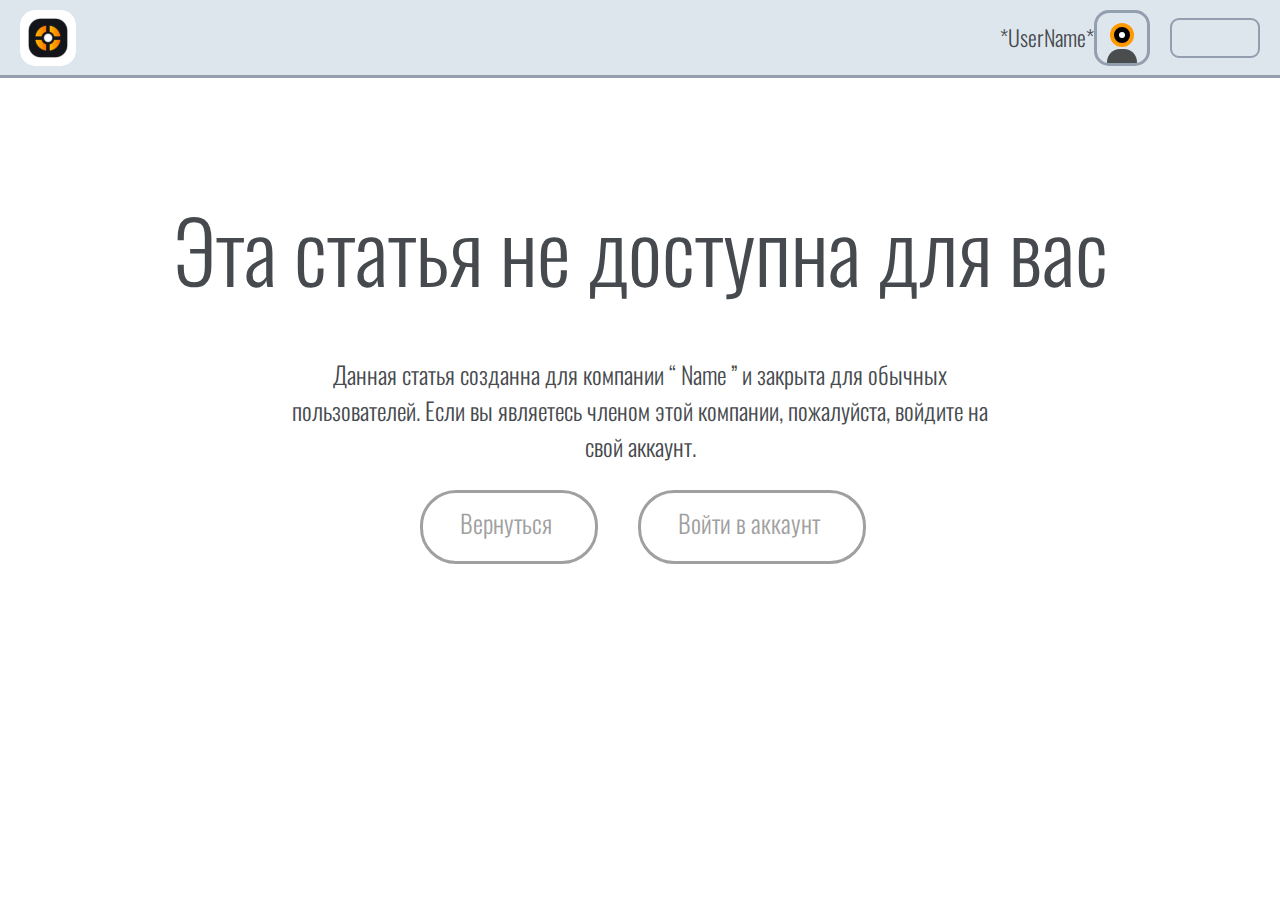
<file: article__company/index.html>
<!DOCTYPE html>
<html lang="en">
<head>
    <meta charset="UTF-8">
    <meta http-equiv="X-UA-Compatible" content="IE=edge">
    <meta name="viewport" content="width=device-width, initial-scale=1.0">
    <link rel="stylesheet" href="css/normailze.css">
    <link rel="stylesheet" href="css/style.css" id="theme-link">
    <title>DOT-NET</title>
</head>
<body>
    <header class="header">
        <div class="container container__header">
            <div class="header__left">
                <a href="#" class="svg logo">
                    <object type="image/svg+xml" data="images/DOT-NOTE new logo Trancparent with dark 2.svg">
                        <img src="images/DOT-NOTE new logo Trancparent with dark 2.png" alt="image format png"/>
                    </object> 
                </a>
                <!-- <h3 class="header__left_title">DOT-NET<span class="header__left_text">Digital Online Topics</span></h3> -->
                <!-- <a href="" class="header__left_link">About Us</a> -->
            </div>
            <!-- <h1 class="header__title">*Name of Topic*</h1> -->
            <div class="header__right">
                <!-- <form action="" class="header__form">
                    <button class="header__form_btn" type="submit"><img class="header__form_img" src="images/Group 2.png" alt=""></button>
                    <input class="header__form_input" type="text" placeholder="Искать здесь...">
                </form> -->
                <a href=""><h4 class="header__right_title">*UserName*</h4></a>
                <a href="#" class="svg">
                    <object type="image/svg+xml" data="images/Avatar.svg">
                        <img src="images/Avatar.png" alt="image format png"/>
                    </object>
                </a> 
                <button id="theme-button" class="header__register"></button>
            </div>
        </div>
    </header>
    <main class="main">
        <div class="container">
            <h1 class="main__title">Эта статья не доступна для вас</h1>
            <p class="main__text">Данная статья созданна для компании “  Name  ” и закрыта для обычных пользователей. Если вы являетесь членом этой компании, пожалуйста, войдите на свой аккаунт.</p>
            <div class="btn__block">
                <button class="btn">Вернуться</button>
                <button class="btn">Войти в аккаунт</button>
            </div>
        </div>
    </main>
    <script src="js/index.js"></script>
</body>
</html>
</file>
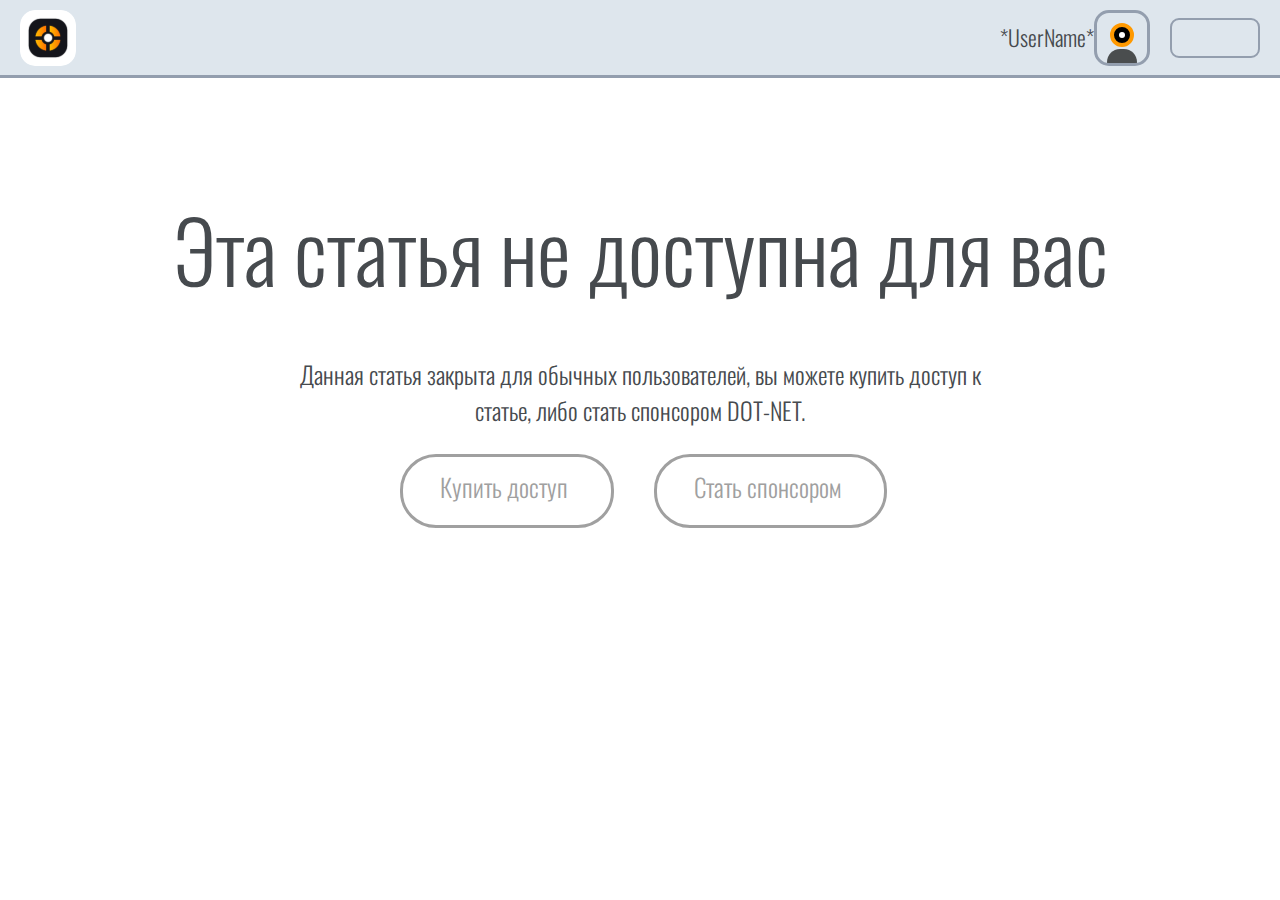
<file: article__paid/index.html>
<!DOCTYPE html>
<html lang="en">
<head>
    <meta charset="UTF-8">
    <meta http-equiv="X-UA-Compatible" content="IE=edge">
    <meta name="viewport" content="width=device-width, initial-scale=1.0">
    <link rel="stylesheet" href="css/normailze.css">
    <link rel="stylesheet" href="css/style.css" id="theme-link">
    <title>DOT-NET</title>
</head>
<body>
    <header class="header">
        <div class="container container__header">
            <div class="header__left">
                <a href="#" class="svg logo">
                    <object type="image/svg+xml" data="images/DOT-NOTE new logo Trancparent with dark 2.svg">
                        <img src="images/DOT-NOTE new logo Trancparent with dark 2.png" alt="image format png"/>
                    </object> 
                </a>
                <!-- <h3 class="header__left_title">DOT-NET<span class="header__left_text">Digital Online Topics</span></h3> -->
                <!-- <a href="" class="header__left_link">About Us</a> -->
            </div>
            <!-- <h1 class="header__title">*Name of Topic*</h1> -->
            <div class="header__right">
                <!-- <form action="" class="header__form">
                    <button class="header__form_btn" type="submit"><img class="header__form_img" src="images/Group 2.png" alt=""></button>
                    <input class="header__form_input" type="text" placeholder="Искать здесь...">
                </form> -->
                <a href=""><h4 class="header__right_title">*UserName*</h4></a>
                <a href="#" class="svg">
                    <object type="image/svg+xml" data="images/Avatar.svg">
                        <img src="images/Avatar.png" alt="image format png"/>
                    </object>
                </a> 
                <button id="theme-button" class="header__register"></button>
            </div>
        </div>
    </header>
    <main class="main">
        <div class="container">
            <h1 class="main__title">Эта статья не доступна для вас</h1>
            <p class="main__text">Данная статья закрыта для обычных пользователей, вы можете купить доступ к статье, либо стать спонсором DOT-NET.</p>
            <div class="btn__block">
                <button class="btn">Купить доступ</button>
                <button class="btn">Стать спонсором</button>
            </div>
        </div>
    </main>
    <script src="js/index.js"></script>
</body>
</html>
</file>
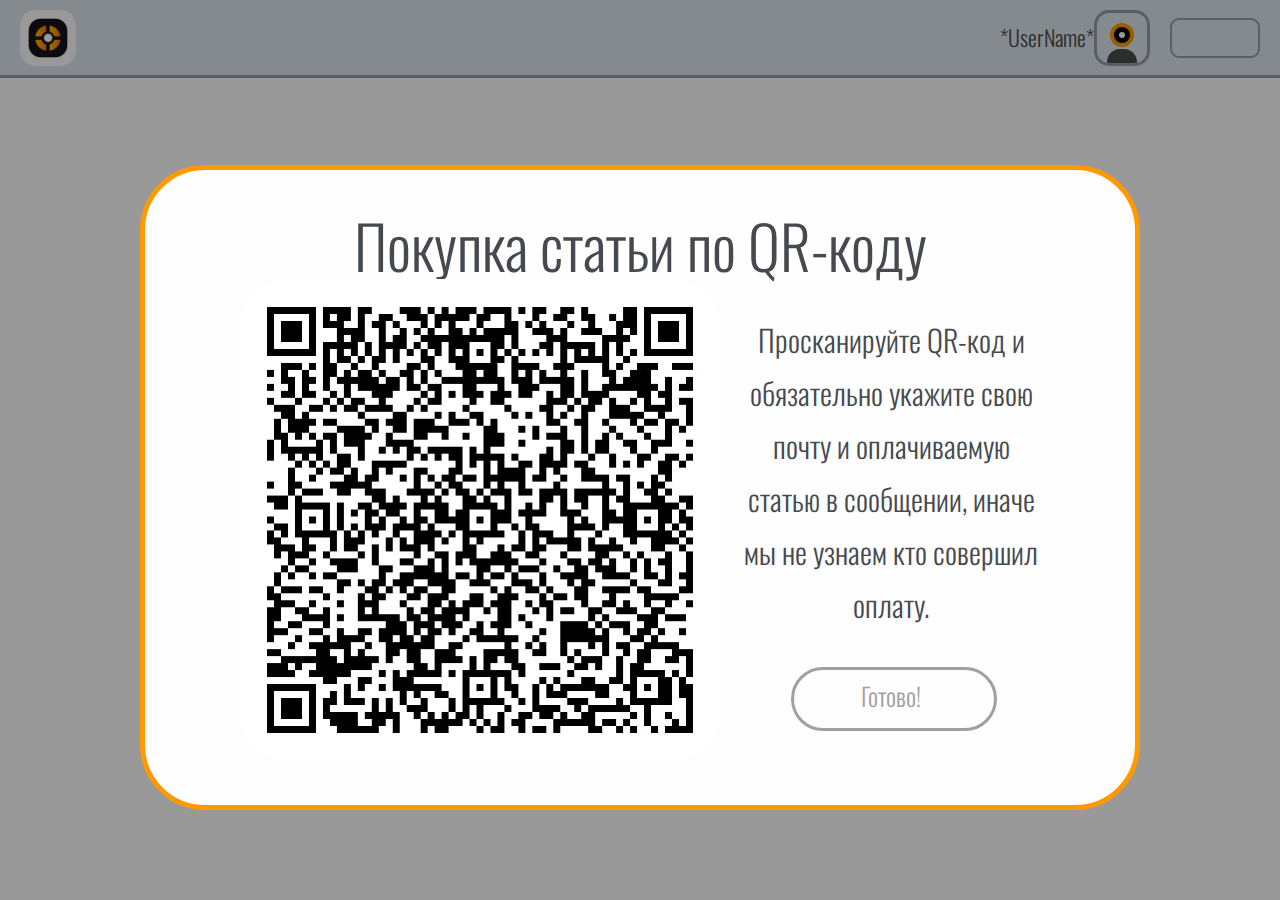
<file: buying/index.html>
<!DOCTYPE html>
<html lang="en">
<head>
    <meta charset="UTF-8">
    <meta http-equiv="X-UA-Compatible" content="IE=edge">
    <meta name="viewport" content="width=device-width, initial-scale=1.0">
    <link rel="stylesheet" href="css/normailze.css">
    <link rel="stylesheet" href="css/style.css" id="theme-link">
    <title>DOT-NET</title>
</head>
<body>
    <header class="header">
        <div class="container container__header">
            <div class="header__left">
                <a href="#" class="svg logo">
                    <object type="image/svg+xml" data="images/DOT-NOTE new logo Trancparent with dark 2.svg">
                        <img src="images/DOT-NOTE new logo Trancparent with dark 2.png" alt="image format png"/>
                    </object> 
                </a>
                <!-- <h3 class="header__left_title">DOT-NET<span class="header__left_text">Digital Online Topics</span></h3> -->
                <!-- <a href="" class="header__left_link">About Us</a> -->
            </div>
            <!-- <h1 class="header__title">*Name of Topic*</h1> -->
            <div class="header__right">
                <!-- <form action="" class="header__form">
                    <button class="header__form_btn" type="submit"><img class="header__form_img" src="images/Group 2.png" alt=""></button>
                    <input class="header__form_input" type="text" placeholder="Искать здесь...">
                </form> -->
                <a href=""><h4 class="header__right_title">*UserName*</h4></a>
                <a href="#" class="svg">
                    <object type="image/svg+xml" data="images/Avatar.svg">
                        <img src="images/Avatar.png" alt="image format png"/>
                    </object>
                </a> 
                <button id="theme-button" class="header__register"></button>
            </div>
        </div>
    </header>
    <main class="main">
        <div id="id01" class="modal">
          
            <!-- Modal Content -->
            <div class="modal-container" id="container-modal">
                <div class="modal-content animate">
                    <h2 class="modal__title">Покупка статьи по QR-коду</h2>
                    <div class="modal__main">
                        <div class="modal__left">
                            <object type="image/svg+xml" data="images/photo_2022-03-18_18-49-09 1.svg">
                                <img src="images/photo_2022-03-18_18-49-09 1.png" alt="image format png"/>
                            </object>
                        </div>
                        <div class="modal__right">
                            <p class="modal__text">
                                Просканируйте QR-код и обязательно укажите свою почту и оплачиваемую статью в сообщении, иначе мы не узнаем кто совершил оплату.
                            </p>
                            <button class="modal__btn">Готово!</button>
                        </div>
                    </div>
                </div>
            </div>
        </div>
    </main>
    <script src="js/index.js"></script>
</body>
</html>
</file>
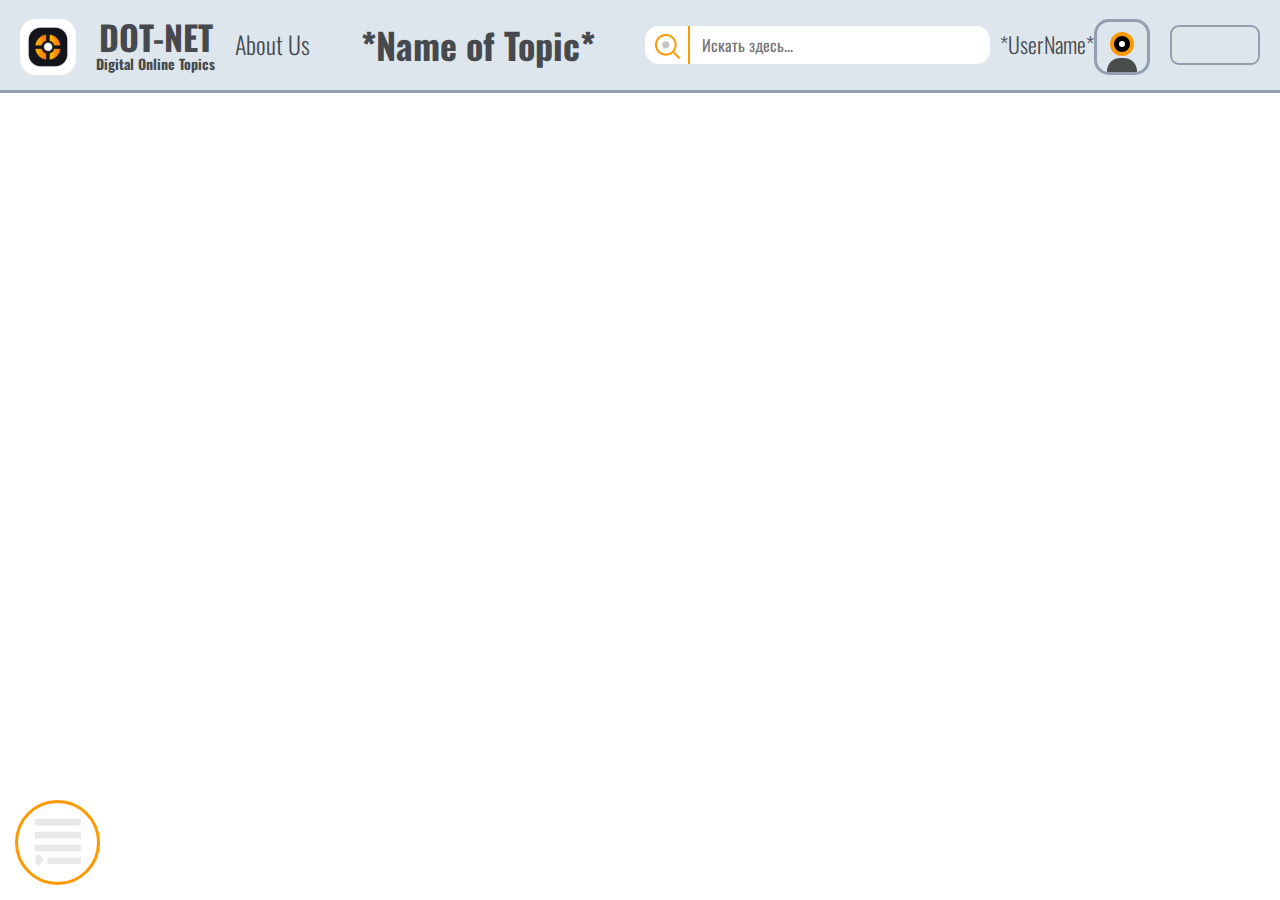
<file: redactor/index.html>
<html lang="en">
<head>
    <meta charset="UTF-8">
    <meta http-equiv="X-UA-Compatible" content="IE=edge">
    <meta name="viewport" content="width=device-width, initial-scale=1.0">
    <link rel="stylesheet" href="css/normalize.css">
    <link rel="stylesheet" href="css/style.css" id="theme-link">
    <title>DOT-NET</title>
</head>
<body>
    <header class="header">
        <div class="container container__header">
            <div class="header__left">
                <a href="#" class="svg logo">
                    <object type="image/svg+xml" data="images/DOT-NOTE new logo Trancparent with dark 2.svg">
                        <img src="images/DOT-NOTE new logo Trancparent with dark 2.png" alt="image format png"/>
                    </object> 
                </a>
                <h3 class="header__left_title">DOT-NET<span class="header__left_text">Digital Online Topics</span></h3>
                <a href="" class="header__left_link">About Us</a>
            </div>
            <h1 class="header__title">*Name of Topic*</h1>
            <div class="header__right">
                <form action="" class="header__form">
                    <button class="header__form_btn" type="submit"><img class="header__form_img" src="images/Group 2.png" alt=""></button>
                    <input class="header__form_input" type="text" placeholder="Искать здесь...">
                </form>
                <a href=""><h4 class="header__right_title">*UserName*</h4></a>
                <a href="#" class="svg">
                    <object type="image/svg+xml" data="images/Avatar.svg">
                        <img src="images/Avatar.png" alt="image format png"/>
                    </object>
                </a> 
                <button id="theme-button" class="header__register"></button>
            </div>
        </div>
        <nav class="navbar">
            <div class="navbar-container container">
                <input type="checkbox" name="" id="">
                <div class="hamburger-lines">
                    <span class="line line1"></span>
                    <span class="line line2"></span>
                    <span class="line line3"></span>
                </div>
                <ul class="menu-items">
                    <h1 class="header__title mini__homepage">*Name of Topic*</h1>
                    <li class="menu-items_item"><h4 class="header__left_link mini__about-us">About Us</h4></li>
                    <li class="menu-items_item"><form action="" class="header__form">
                        <button class="header__form_btn" type="submit"><img class="header__form_img" src="images/Group 2.png" alt=""></button>
                        <input class="header__form_input mini__input" type="text" placeholder="Искать здесь...">
                      </form></li>
                    <li class="menu-items_item"><button id="theme-btn" class="header__register">White</button></li>
                    <li class="menu-items_item">
                        <a href=""><h4 class="header__right_title mini__title">*UserName*</h4></a>
                        <a href="#" class="svg">
                            <object type="image/svg+xml" data="images/Avatar.svg">
                                <img src="images/Avatar.png" alt="image format png"/>
                            </object>
                        </a> 
                    </li>
                </ul>
                <h1 class="header__title">*Name of Topic*</h1>
                <div class="header__left">
                    <a href="#" class="svg">
                        <object type="image/svg+xml" data="images/DOT-NOTE new logo Trancparent with dark 2.svg">
                            <img src="images/DOT-NOTE new logo Trancparent with dark 2.png" alt="image format png"/>
                        </object>
                    </a>
                    <h3 class="header__left_title">DOT-NET<span class="header__left_text">Digital Online Topics</span></h3>
                    <h4 class="header__left_link">About Us</h4>
                </div>
            </div>
        </nav>
    </header>
    <main class="main">
        <div class="main__left">
            <div class="main__left_structure">
                <div class="dropdown">
                    <button onclick="myFunction()" class="dropbtn svg">
                            <object type="image/svg+xml" data="images/Component 1.svg">
                                <img src="images/Component 1.png" alt="image format png"/>
                            </object>
                    </button>
                    <div id="myDropdown" class="dropdown-content">
                        <a href="#home">Home</a>
                        <a href="#about">About</a>
                        <a href="#contact">Contact</a>
                    </div>
                </div>
            </div>
            <div class="main__article"></div>
        </div>
        <div class="main__right">
            <div class="main__right_top"></div>
            <div class="main__right_bottom"></div>
        </div>
    </main>
    <script src="js/index.js"></script>
</body>
</html>
</file>
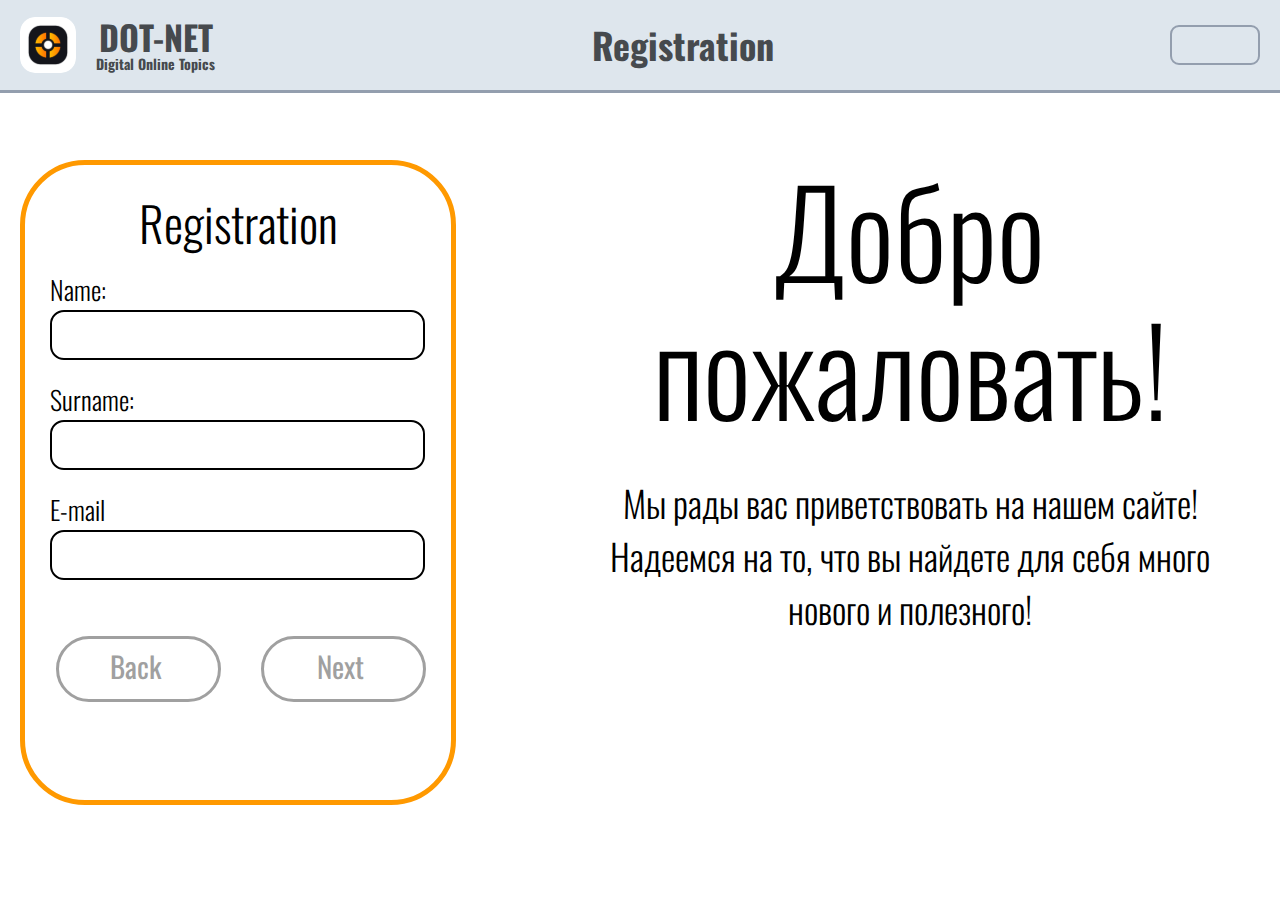
<file: registration/index.html>
<!DOCTYPE html>
<html lang="en">
<head>
    <meta charset="UTF-8">
    <meta http-equiv="X-UA-Compatible" content="IE=edge">
    <meta name="viewport" content="width=device-width, initial-scale=1.0">
    <link rel="stylesheet" href="css/normalize.css">
    <link rel="stylesheet" href="css/style.css" id="theme-link">
    <title>DOT-NET</title>
</head>
<body>
    <header class="header">
        <div class="container container__header">
            <div class="header__left">
                <object type="image/svg+xml" data="images/DOT-NOTE new logo Trancparent with dark 2.svg">
                    <img src="images/DOT-NOTE new logo Trancparent with dark 2.png" alt="image format png"/>
                </object> 
                <h3 class="header__left_title">DOT-NET<span class="header__left_text">Digital Online Topics</span></h3>
            </div>
            <h1 class="header__title">Registration</h1>
            <div class="header__right">
                <button id="theme-button" class="header__register"><a href="https://www.flaticon.com/ru/free-icons/" title="Луна иконки"></a></button>
            </div>
        </div>
    </header>
    <main class="main">
        <div class="container container__main">
            <div class="registration">
                <h3 class="registration__title">Registration</h3>
                <form class="registration__form" action="">
                    <label for="fname">Name:</label>
                    <input type="text" id="fname" name="fname" value="">
                    <label for="lname">Surname:</label>
                    <input type="text" id="lname" name="lname" value="">
                    <label for="email">E-mail</label>
                    <input type="text" id="email" name="email" value="">
                    <div class="registration__btns">
                        <button class="registration__btn"> 
                            Back
                        </button>
                        <button class="registration__btn">
                            Next
                        </button>
                    </div>
                </form>
            </div>
            <div class="text__block">
                <h1 class="main__title">Добро пожаловать!</h1>
                <p class="main__text">Мы рады вас приветствовать на нашем сайте! Надеемся на то, что вы найдете для себя много нового и полезного! </p>
            </div>
        </div>
    </main>
    <script src="js/index.js"></script>
</body>
</html>
</file>
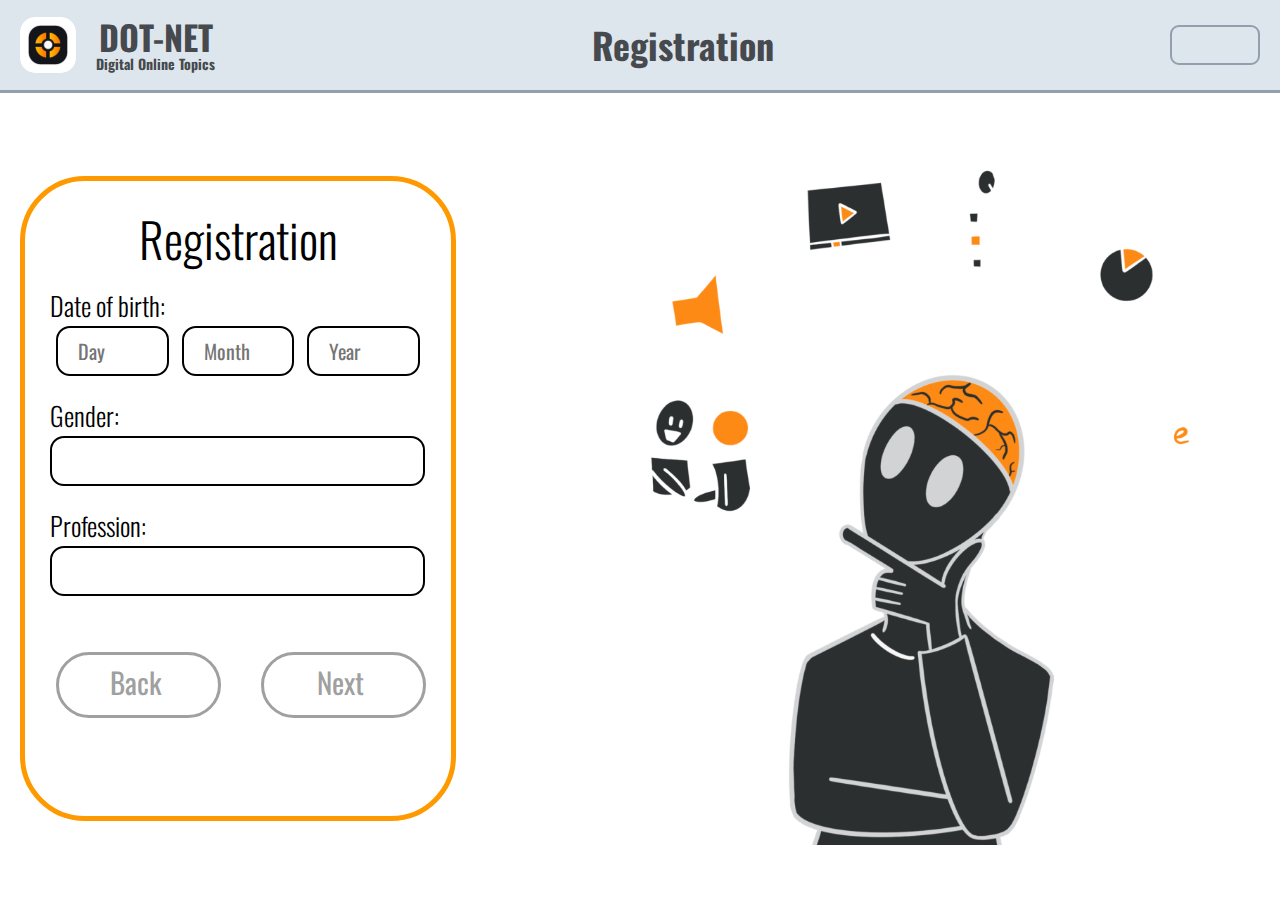
<file: registration_2/index.html>
<!DOCTYPE html>
<html lang="en">
<head>
    <meta charset="UTF-8">
    <meta http-equiv="X-UA-Compatible" content="IE=edge">
    <meta name="viewport" content="width=device-width, initial-scale=1.0">
    <link rel="stylesheet" href="css/normalize.css">
    <link rel="stylesheet" href="css/style.css" id="theme-link">
    <title>DOT-NET</title>
</head>
<body>
    <header class="header">
        <div class="container container__header">
            <div class="header__left">
                <object type="image/svg+xml" data="images/DOT-NOTE new logo Trancparent with dark 2.svg">
                    <img src="images/DOT-NOTE new logo Trancparent with dark 2.png" alt="image format png"/>
                </object> 
                <h3 class="header__left_title">DOT-NET<span class="header__left_text">Digital Online Topics</span></h3>
            </div>
            <h1 class="header__title">Registration</h1>
            <div class="header__right">
                <button id="theme-button" class="header__register"><a href="https://www.flaticon.com/ru/free-icons/" title="Луна иконки"></a></button>
            </div>
        </div>
    </header>
    <main class="main">
        <div class="container container__main">
            <div class="registration">
                <h3 class="registration__title">Registration</h3>
                <form class="registration__form" action="">
                    <label for="fname">Date of birth:</label>
                    <div class="date-of-birth">
                        <input type="number" min="1" max="31" id="number" name="number/" value="" placeholder="Day">
                        <input type="number" min="1" max="12" id="month" name="month/" value="" placeholder="Month">
                        <input type="number" min="1" max="2023" id="year" name="year/" value="" placeholder="Year">
                    </div>
                    <label for="lname">Gender:</label>
                    <input type="text" id="lname" name="lname" value="">
                    <label for="email">Profession: </label>
                    <input type="text" id="email" name="email" value="">
                    <div class="registration__btns">
                        <button class="registration__btn"> 
                            Back
                        </button>
                        <button class="registration__btn">
                            Next
                        </button>
                    </div>
                </form>
            </div>
            <div class="image__block">
                <img src="images/IMG_0298 2.png" alt="image">
            </div>
        </div>
    </main>
    <script src="js/index.js"></script>
</body>
</html>
</file>
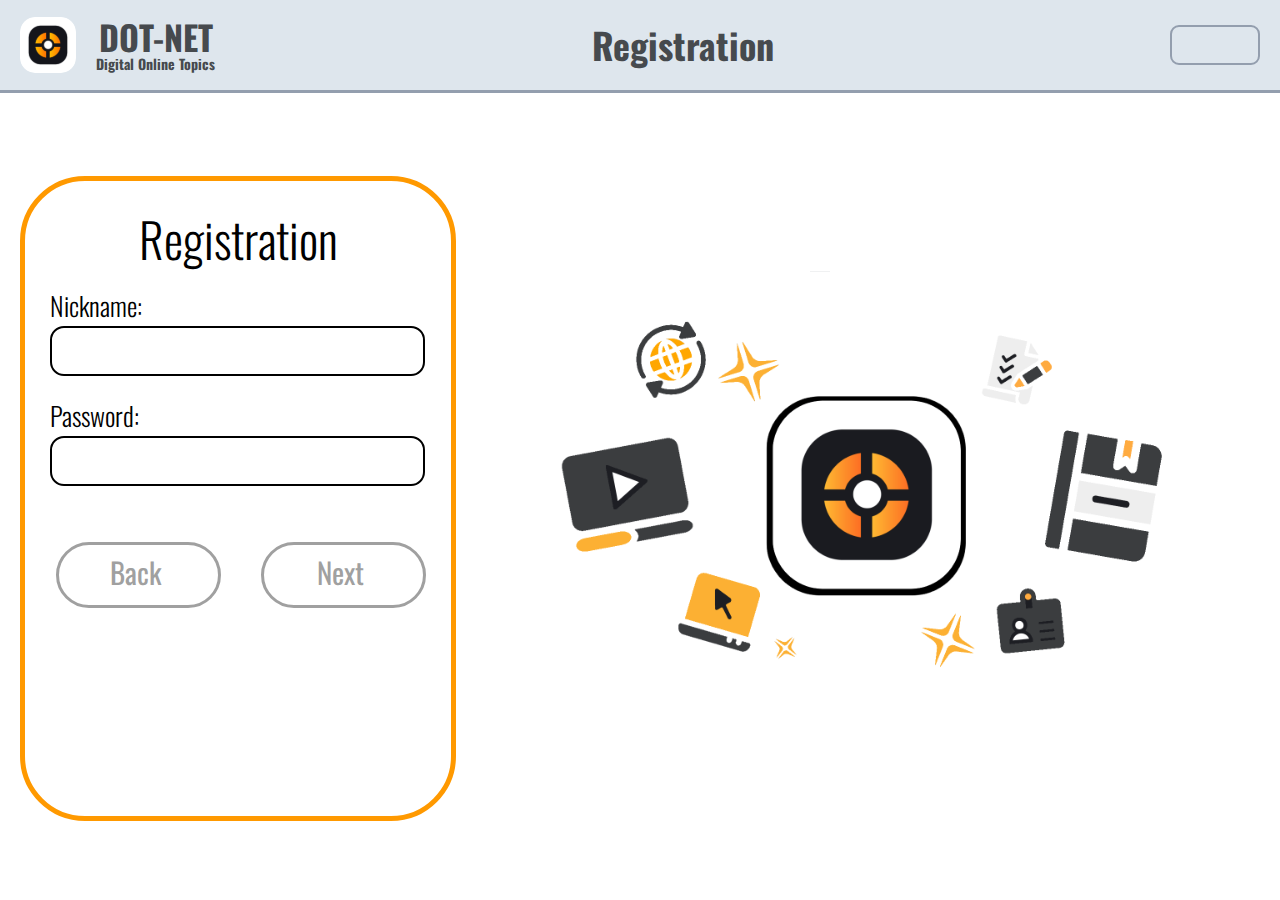
<file: registration_3/index.html>
<!DOCTYPE html>
<html lang="en">
<head>
    <meta charset="UTF-8">
    <meta http-equiv="X-UA-Compatible" content="IE=edge">
    <meta name="viewport" content="width=device-width, initial-scale=1.0">
    <link rel="stylesheet" href="css/normalize.css">
    <link rel="stylesheet" href="css/style.css" id="theme-link">
    <title>DOT-NET</title>
</head>
<body>
    <header class="header">
        <div class="container container__header">
            <div class="header__left">
                <object type="image/svg+xml" data="images/DOT-NOTE new logo Trancparent with dark 2.svg">
                    <img src="images/DOT-NOTE new logo Trancparent with dark 2.png" alt="image format png"/>
                </object> 
                <h3 class="header__left_title">DOT-NET<span class="header__left_text">Digital Online Topics</span></h3>
            </div>
            <h1 class="header__title">Registration</h1>
            <div class="header__right">
                <button id="theme-button" class="header__register"><a href="https://www.flaticon.com/ru/free-icons/" title="Луна иконки"></a></button>
            </div>
        </div>
    </header>
    <main class="main">
        <div class="container container__main">
            <div class="registration">
                <h3 class="registration__title">Registration</h3>
                <form class="registration__form" action="">
                    <label for="fname">Nickname:</label>
                    <input type="text" id="fname" name="fname" value="">
                    <label for="lname">Password:</label>
                    <input type="text" id="lname" name="lname" value="">
                    <!-- <label for="email">E-mail</label>
                    <input type="text" id="email" name="email" value=""> -->
                    <div class="registration__btns">
                        <button class="registration__btn"> 
                            Back
                        </button>
                        <button class="registration__btn">
                            Next
                        </button>
                    </div>
                </form>
            </div>
            <div class="image__block">
                <img src="images/DOT-NET Illustration white line.png" alt="image">
            </div>
        </div>
    </main>
    <script src="js/index.js"></script>
</body>
</html>
</file>
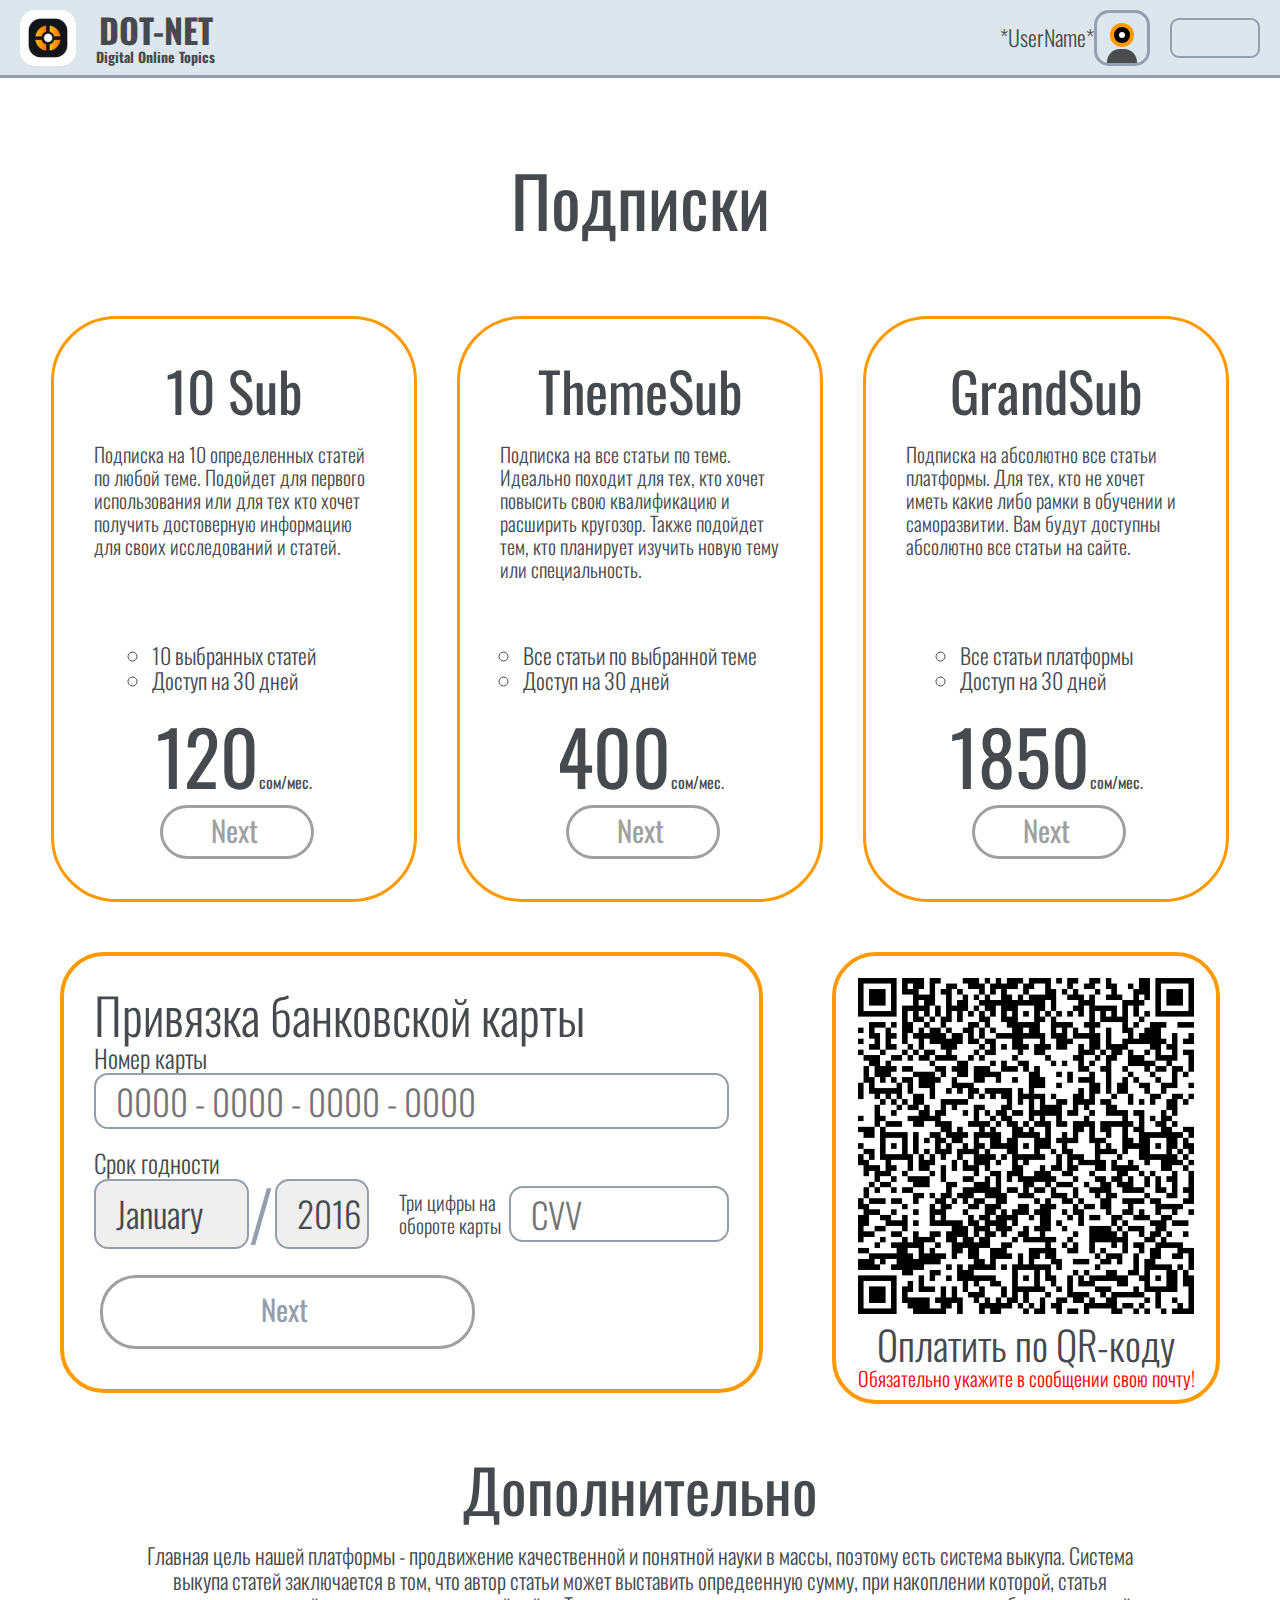
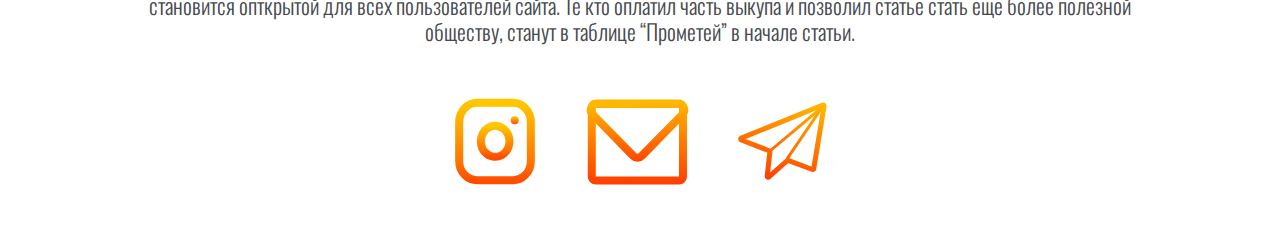
<file: subscribe/index.html>
<!DOCTYPE html>
<html lang="en">
<head>
    <meta charset="UTF-8">
    <meta http-equiv="X-UA-Compatible" content="IE=edge">
    <meta name="viewport" content="width=device-width, initial-scale=1.0">
    <link rel="stylesheet" href="css/normailze.css">
    <link rel="stylesheet" href="css/style.css" id="theme-link">
    <title>DOT-NET</title>
</head>
<body>
    <header class="header">
        <div class="container container__header">
            <div class="header__left">
                <a href="#" class="svg logo">
                    <object type="image/svg+xml" data="images/DOT-NOTE new logo Trancparent with dark 2.svg">
                        <img src="images/DOT-NOTE new logo Trancparent with dark 2.png" alt="image format png"/>
                    </object> 
                </a>
                <h3 class="header__left_title">DOT-NET<span class="header__left_text">Digital Online Topics</span></h3>
            </div>
            <div class="header__right">
                <a href=""><h4 class="header__right_title">*UserName*</h4></a>
                <a href="#" class="svg">
                    <object type="image/svg+xml" data="images/Avatar.svg">
                        <img src="images/Avatar.png" alt="image format png"/>
                    </object>
                </a> 
                <button id="theme-button" class="header__register"></button>
            </div>
        </div>
    </header>
    <main class="main">
        <div class="container container__main">
            <div class="payment__options">
                <h1 class="main__title">Подписки</h1>
                <ul class="payment__options_list">
                    <li class="payment__options_item">
                        <div class="payment__options_block">
                            <h3 class="payment__options_title">10 Sub</h3>
                            <p class="payment__options_text">Подписка на 10 определенных статей по любой теме. Подойдет для первого использования или для тех кто хочет получить достоверную информацию для своих исследований и статей.</p>
                            <ul class="payment__options_sublist">
                                <li class="options__sublist_item">10 выбранных статей</li>
                                <li class="options__sublist_item">Доступ на 30 дней</li>
                            </ul>
                            <span class="payment__options_price"><strong>120</strong>сом/мес.</span>
                            <button class="payment__options_btn">Next</button>
                        </div>
                    </li>
                    <li class="payment__options_item">
                        <div class="payment__options_block">
                            <h3 class="payment__options_title">ThemeSub</h3>
                            <p class="payment__options_text">Подписка на все статьи по теме. 
                                Идеально походит для тех, кто хочет повысить свою квалификацию и расширить кругозор. Также подойдет тем, кто планирует изучить новую тему или специальность. </p>
                            <ul class="payment__options_sublist">
                                <li class="options__sublist_item">Все статьи по выбранной теме</li>
                                <li class="options__sublist_item">Доступ на 30 дней</li>
                            </ul>
                            <span class="payment__options_price"><strong>400</strong>сом/мес.</span>
                            <button class="payment__options_btn">Next</button>
                        </div>
                    </li>
                    <li class="payment__options_item">
                        <div class="payment__options_block">
                            <h3 class="payment__options_title">GrandSub</h3>
                            <p class="payment__options_text last_text">Подписка на абсолютно все статьи платформы. Для тех, кто не хочет   иметь какие либо рамки в обучении и саморазвитии. Вам будут доступны абсолютно все статьи на сайте. </p>
                            <ul class="payment__options_sublist last__list">
                                <li class="options__sublist_item last__item">Все статьи платформы</li>
                                <li class="options__sublist_item last__item">Доступ на 30 дней</li>
                            </ul>
                            <span class="payment__options_price"><strong>1850</strong>сом/мес.</span>
                            <button class="payment__options_btn">Next</button>
                        </div>
                    </li>
                </ul>
            </div>
            <div class="payment__block">
                <div class="payment__left">
                    <form class="credit-card">
                        <h4 class="form__title">Привязка банковской карты</h4>
                        <div class="form-body">
                            <!-- Card Number -->
                            <label class="form__label" for="card">Номер карты</label>
                            <input type="text" class="card-number" placeholder="0000 - 0000 - 0000 - 0000">
                            <!-- Date Field -->
                            <label for="time-hint" class="form__label">Срок годности</label>
                            <div class="date-field">
                                <div class="time">
                                    <div class="month">
                                        <select name="Month">
                                            <option value="january">January</option>
                                            <option value="february">February</option>
                                            <option value="march">March</option>
                                            <option value="april">April</option>
                                            <option value="may">May</option>
                                            <option value="june">June</option>
                                            <option value="july">July</option>
                                            <option value="august">August</option>
                                            <option value="september">September</option>
                                            <option value="october">October</option>
                                            <option value="november">November</option>
                                            <option value="december">December</option>
                                        </select>
                                    </div>
                                    <span class="line">/</span>
                                    <div class="year">
                                        <select name="Year">
                                            <option value="2016">2016</option>
                                            <option value="2017">2017</option>
                                            <option value="2018">2018</option>
                                            <option value="2019">2019</option>
                                            <option value="2020">2020</option>
                                            <option value="2021">2021</option>
                                            <option value="2022">2022</option>
                                            <option value="2023">2023</option>
                                            <option value="2024">2024</option>
                                        </select>
                                    </div>
                                </div>
                                <div class="card-verification">
                                    <p>Три цифры на обороте карты</p>
                                    <input class="cvv-input" type="text" placeholder="CVV">
                                </div>
                            </div>
                            <!-- Card Verification Field -->
                            <!-- Buttons -->
                            <button type="submit" class="proceed-btn">Next</button>
                        </div>
                    </form>
                </div>
                <div class="payment__right">
                    <object class="qr-kod" type="image/svg+xml" data="images/photo_2022-03-18_18-49-09 1.svg" width="380" height="380">
                        <img src="images/photo_2022-03-18_18-49-09 1.png" alt="qr-kod" class="payment__right_img">
                    </object>
                    <h3 class="payment__right_title">Оплатить по QR-коду</h3>
                    <p class="payment__warning">Обязательно укажите в сообщении свою почту!</p>
                </div>
            </div>
            <div class="optionally__block">
                <h3 class="optionally__title">Дополнительно</h3>
                <p class="optionally__text">Главная цель нашей платформы - продвижение качественной и понятной науки в массы, поэтому есть система выкупа. Система выкупа статей заключается в том, что автор статьи может выставить опредеенную сумму, при накоплении которой, статья становится опткрытой для всех пользователей сайта. Те кто оплатил часть выкупа и позволил статье стать еще более полезной обществу, станут в таблице “Прометей” в начале статьи.</p>
            </div>
        </div>
    </main>
    <footer class="footer">
        <ul class="footer__list">
            <li class="footer__item"><a class="svg icon" href="#">
                <object class="social__logo" type="image/svg+xml" data="images/instagram.svg">
                    <img src="images/instagram.png" alt="instagram" class="payment__right_img">
                </object>
            </a></li>
            <li class="footer__item second__item"><a href="#" class="svg icon">
                <object class="social__logo" type="image/svg+xml" data="images/Group 81.svg">
                    <img src="images/Group 81.png" alt="email" class="payment__right_img">
                </object>
            </a></li>
            <li class="footer__item third__item"><a href="#" class="svg icon">
                <object class="social__logo" type="image/svg+xml" data="images/Group 97.svg">
                    <img src="images/Group 97.png" alt="tg" class="payment__right_img">
                </object></a>
            </li>
        </ul>
    </footer>
    <script src="js/index.js"></script>
</body>
</html>
</file>
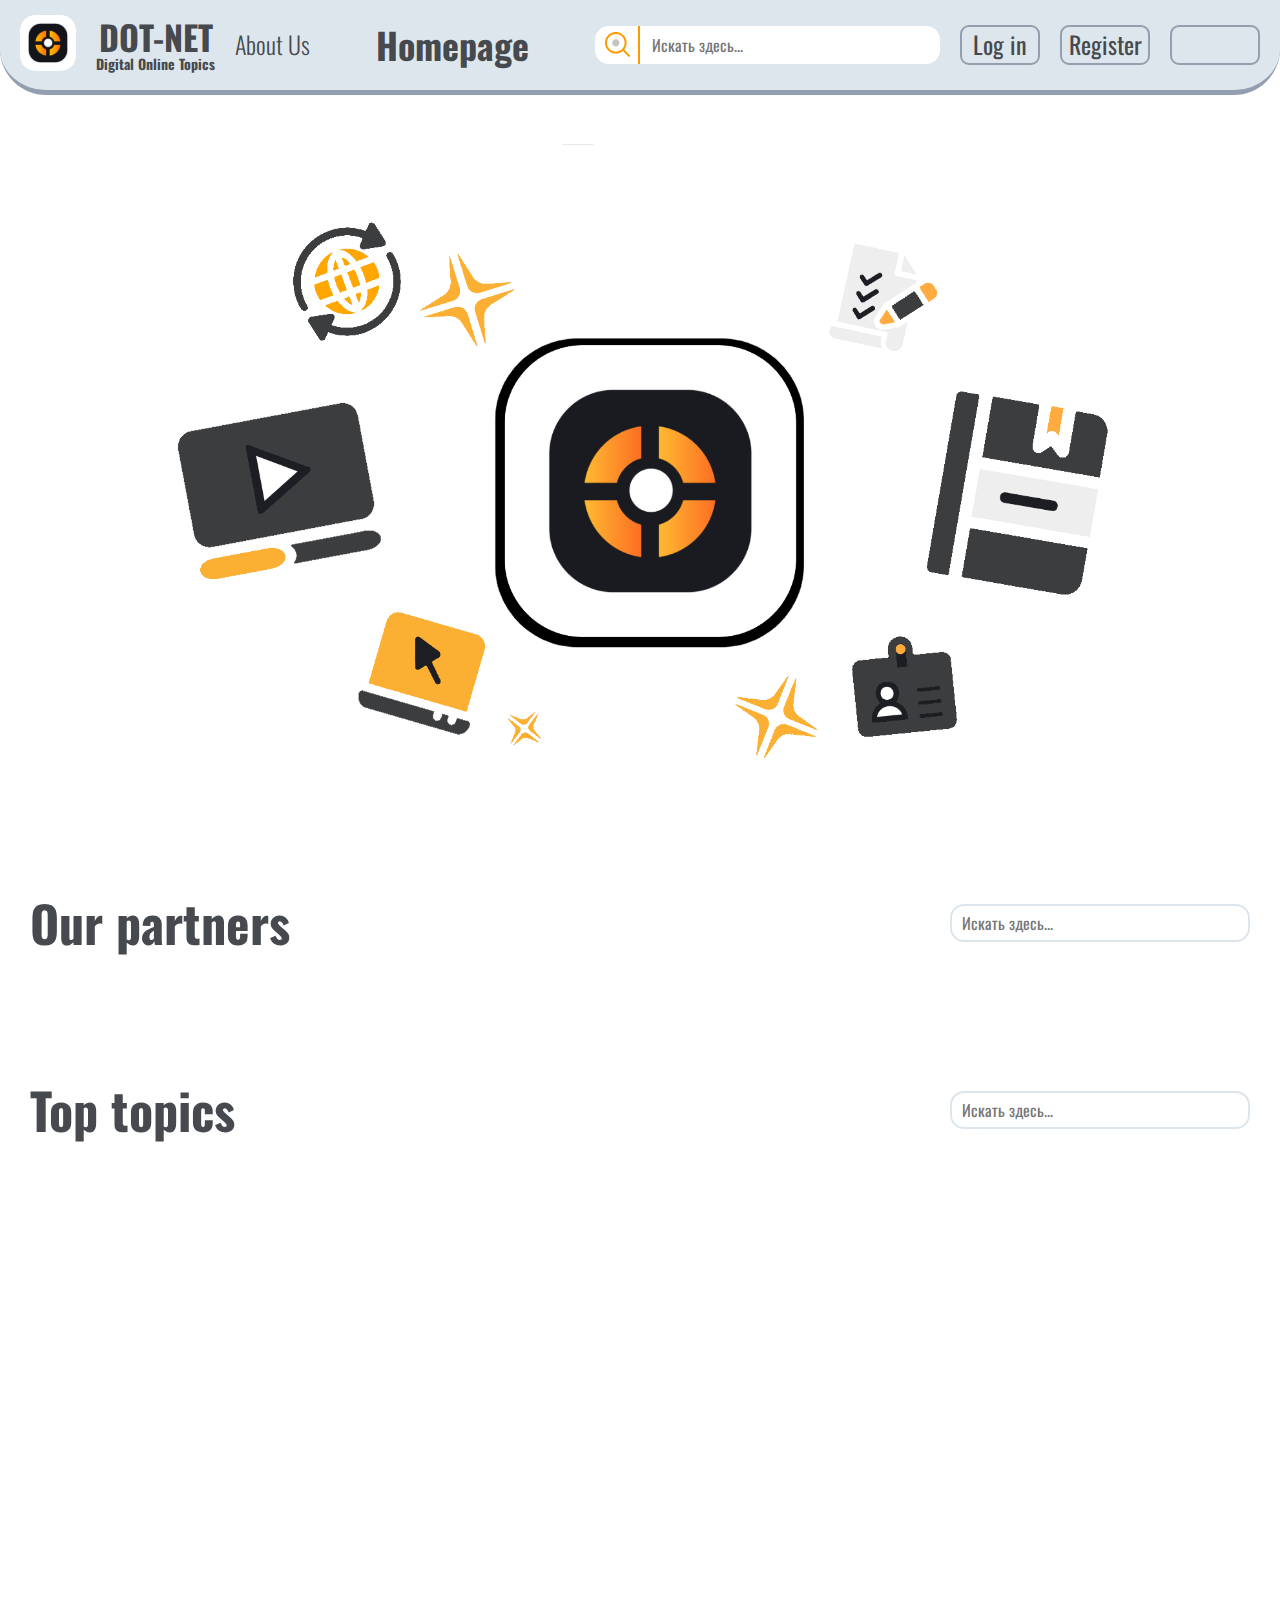
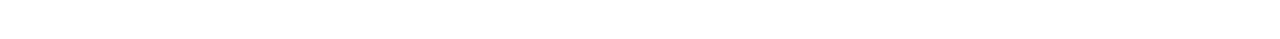
<file: homepage/homepage.html>
<!DOCTYPE html>
<html lang="en">
<head>
    <meta charset="UTF-8">
    <meta http-equiv="X-UA-Compatible" content="IE=edge">
    <meta name="viewport" content="width=device-width, initial-scale=1.0">
    <link rel="stylesheet" href="css/normalize.css">
    <link rel="stylesheet" href="css/style.css" id="theme-link">
    <script src="js/script.js" type="text/javascript" defer></script>
    <title>DOT-NET</title>
</head>
<body>
    <header class="header">
        <div class="container container__header">
            <div class="header__left">
                <button class="header__left_btn">
                    <object type="image/svg+xml" data="images/DOT-NOTE new logo Trancparent with dark 2.svg">
                        <img src="images/DOT-NOTE new logo Trancparent with dark 2.png" alt="image format png"/>
                    </object>
                </button>
                <h3 class="header__left_title">DOT-NET<span class="header__left_text">Digital Online Topics</span></h3>
                <h4 class="header__left_link">About Us</h4>
            </div>
            <h1 class="header__title">Homepage</h1>
            <div class="header__right">
                  <form action="" class="header__form">
                    <button class="header__form_btn" type="submit"><img class="header__form_img" src="images/Group 2.png" alt=""></button>
                    <input class="header__form_input" type="text" placeholder="Искать здесь...">
                  </form>
                  <button onclick="document.getElementById('id01').style.display = 'block'" class="header__login">Log in</button>
                  <button class="header__register">Register</button>
                  <button id="theme-button" class="header__register">
                      <!-- <object data="images/icons8-sun.svg" type="image/svg+xml"></object> -->
                  </button>
            </div>
        </div>
        <nav class="navbar">
            <div class="navbar-container container">
                <input type="checkbox" name="" id="">
                <div class="hamburger-lines">
                    <span class="line line1"></span>
                    <span class="line line2"></span>
                    <span class="line line3"></span>
                </div>
                <ul class="menu-items">
                    <h1 class="header__title mini__homepage">Homepage</h1>
                    <li class="menu-items_item"><h4 class="header__left_link mini__about-us">About Us</h4></li>
                    <li class="menu-items_item"><form action="" class="header__form">
                        <button class="header__form_btn" type="submit"><img class="header__form_img" src="images/Group 2.png" alt=""></button>
                        <input class="header__form_input mini__input" type="text" placeholder="Искать здесь...">
                      </form></li>
                    <li class="menu-items_item"><button onclick="document.getElementById('id01').style.display = 'block'" class="header__login">Log in</button></li>
                    <li class="menu-items_item"><button class="header__register">Register</button></li>
                    <li class="menu-items_item"><button id="theme-btn" class="header__register">White</button></li>
                </ul>
                <h1 class="header__title">Homepage</h1>
                <div class="header__left">
                    <button id="btn__onclick" class="header__left_btn">
                        <object  type="image/svg+xml" data="images/DOT-NOTE new logo Trancparent with dark 2.svg">
                            <img src="images/DOT-NOTE new logo Trancparent with dark 2.png" alt="image format png"/>
                        </object>
                    </button>
                    <h3 class="header__left_title">DOT-NET<span class="header__left_text">Digital Online Topics</span></h3>
                    <h4 class="header__left_link">About Us</h4>
                </div>
            </div>
        </nav>
    </header>
    <main class="main">
        <div id="id01" class="modal">
            <span onclick="document.getElementById('id01').style.display='none'"
            class="close" title="Close Modal">&times;</span>
          
            <!-- Modal Content -->
            <div class="modal-container" id="container-modal">
                <form class="modal-content animate" action="">
                    <h3 class="modal-content__title">Login</h3>
                    <label for="uname"><b>Username or e-mail</b></label>
                    <input type="text" placeholder="Enter Username" name="uname" required>
                    <label for="psw"><b>Password:</b></label>
                    <input type="password" placeholder="Enter Password" name="psw" required>
                    <div class="modal-content__links">
                        <a href="#">Forgot password?</a>
                        <a href="#">Registration</a>
                    </div>
                    <div class="modal-content__btns">
                        <button type="button" onclick="document.getElementById('id01').style.display='none'" class="cancelbtn">Cancel</button>
                        <button type="submit">Login</button>
                    </div>
                </form>
            </div>
        </div>
        <div class="section__image">
            <div class="container container__image">
                <img src="images/DOT-NET Illustration white line.png" alt="logo_image" class="section__image_img">
            </div>
        </div>
        <div class="section__partners">
            <div class="container">
                <div class="partners__head">
                    <h2 class="section__partners_title">Our partners</h2>
                    <input id="elastic" class="header__form_input special__input" type="text" placeholder="Искать здесь..." data-search>
                </div>
                <ul class="section__partners_list" data-partners-card-container>
                    <template data-partners-template>
                        <li class="section__partners_item">
                            <div class="section__partners_block">
                                <img class="section__partners_img" src="" alt="partners__image" data-image>
                                <h5 class="partners__block_title" data-title></h5>
                            </div>
                        </li>
                    </template>
                </ul>
            </div>
        </div>
        <div class="section__topics">
            <div class="container">
                <div class="partners__head">
                    <h2 class="section__partners_title">Top topics</h2>
                    <input id="search" class="header__form_input special__input" type="text" placeholder="Искать здесь..." data-second-search>
                </div>
                <ul class="section__topics_list" data-topics-card-container>
                    <template data-topics-template>
                        <li class="section__topics_item">
                            <a href="">
                                <div class="section__topics_block">
                                    <h4 class="topics__block_title" data-title></h4>
                                    <p class="topics__block_text" data-text></p>
                                </div>
                            </a>
                        </li>
                    </template>
                </ul>
            </div>
        </div>
    </main>
</body>
</html>
</file>
<file: article__company/css/style.css>
@import url("https://fonts.googleapis.com/css2?family=Lato&family=Open+Sans&family=Roboto&display=swap");
@import url("https://fonts.googleapis.com/css2?family=Lato&family=Open+Sans&family=Oswald&family=Roboto&display=swap");
@import url("https://fonts.googleapis.com/css2?family=Manrope&family=Montserrat&family=Montserrat+Alternates&family=Oswald:wght@300&display=swap");
* {
  margin: 0;
  padding: 0;
  -webkit-box-sizing: border-box;
          box-sizing: border-box;
  text-decoration: none;
}

html, body {
  min-height: 100%;
  width: 100%;
}

.container {
  max-width: 1300px;
  padding-left: 20px;
  padding-right: 20px;
  margin: 0 auto;
}

.header {
  background: #dee6ed;
  border-bottom: 3px #939eae solid;
  position: fixed;
  width: 100%;
  padding: 10px 0;
}

.container__header {
  display: -webkit-box;
  display: -ms-flexbox;
  display: flex;
  -webkit-box-pack: justify;
      -ms-flex-pack: justify;
          justify-content: space-between;
  -webkit-box-align: center;
      -ms-flex-align: center;
          align-items: center;
}

.header__left {
  display: -webkit-box;
  display: -ms-flexbox;
  display: flex;
  -webkit-box-align: center;
      -ms-flex-align: center;
          align-items: center;
}

.header__left_title {
  font-size: 34px;
  color: #464a4e;
  font-family: "Oswald", sans-serif;
  padding-left: 20px;
  display: -webkit-box;
  display: -ms-flexbox;
  display: flex;
  -webkit-box-orient: vertical;
  -webkit-box-direction: normal;
      -ms-flex-direction: column;
          flex-direction: column;
  -webkit-box-pack: center;
      -ms-flex-pack: center;
          justify-content: center;
  -webkit-box-align: center;
      -ms-flex-align: center;
          align-items: center;
  cursor: pointer;
}

.header__left_text {
  font-size: 14px;
  font-family: "Oswald", sans-serif;
}

.header__left_link {
  padding-left: 20px;
  color: #464a4e;
  font-family: "Oswald", sans-serif;
  cursor: pointer;
  font-size: 24px;
  font-weight: 300;
}

.header__title {
  font-family: "Oswald", sans-serif;
  font-size: 36px;
  color: #464a4e;
  z-index: -1;
}

.header__right {
  display: -webkit-box;
  display: -ms-flexbox;
  display: flex;
  -webkit-box-align: center;
      -ms-flex-align: center;
          align-items: center;
  -webkit-box-pack: justify;
      -ms-flex-pack: justify;
          justify-content: space-between;
  min-width: 21%;
}

.header__form {
  display: -webkit-box;
  display: -ms-flexbox;
  display: flex;
  -webkit-box-align: center;
      -ms-flex-align: center;
          align-items: center;
  margin-right: 10px;
}

.header__form_btn {
  outline: none;
  border: none;
  height: 38px;
  width: 45px;
  background: #fff;
  border-bottom-left-radius: 14px;
  border-top-left-radius: 14px;
  padding-right: 10px;
  padding-left: 10px;
  padding-top: 5px;
  border-right: 2px solid #ff9900;
  cursor: pointer;
}

.header__form_input {
  width: 300px;
  height: 38px;
  border: 2px solid #FFFFFF;
  outline: none;
  border-top-right-radius: 14px;
  border-bottom-right-radius: 14px;
  padding-left: 10px;
  font-family: "Oswald", sans-serif;
}

.header__right_title {
  color: #464a4e;
  font-size: 22px;
  font-family: "Oswald", sans-serif;
  font-weight: 300;
}

a.svg {
  position: relative;
  display: inline-block;
  margin-bottom: -5px;
}

a.svg:after {
  content: "";
  position: absolute;
  top: 0;
  right: 0;
  bottom: 0;
  left: 0;
}

.header__register {
  min-width: 90px;
  height: 40px;
  font-family: "Oswald", sans-serif;
  font-size: 24px;
  border-radius: 9px;
  border: 2px solid #939eae;
  background: transparent;
  cursor: pointer;
  color: #464a4e;
  margin-left: 20px;
}

.header__register:hover {
  border: 2px solid #ff9900;
  -webkit-transition: 0.3s;
  transition: 0.3s;
}

@media screen and (max-width: 427px) {
  .header__left > object {
    display: none;
  }
}

@media screen and (max-width: 475px) {
  a.svg.logo {
    display: none;
  }
}

@media screen and (max-width: 420px) {
  .header__right_title {
    display: none;
  }
}

.main {
  padding: 9em 0;
  text-align: center;
}

.main__title {
  font-family: "Oswald", sans-serif;
  font-weight: 300;
  color: #464a4e;
  font-size: 85px;
}

.main__text {
  font-family: "Oswald", sans-serif;
  font-weight: 300;
  color: #464a4e;
  font-size: 24px;
  max-width: 700px;
  margin: 0 auto;
  line-height: 36px;
}

.btn__block {
  margin-top: 20px;
}

.btn {
  height: 80px;
  padding-left: 40px;
  padding-right: 40px;
  text-align: center;
  font-family: "Oswald", sans-serif;
  color: #A0A0A0;
  font-weight: 300;
  font-size: 25px;
  border-radius: 36px;
  background: transparent;
  outline: none;
  border: 6px solid transparent;
  position: relative;
}

.btn:last-child {
  margin-left: 30px;
}

.btn:last-child {
  margin-right: 0;
}

.btn:active {
  -webkit-transform: translateY(3px);
          transform: translateY(3px);
}

.btn::after, .btn::before {
  border-radius: 36px;
}

.btn:hover {
  background-color: transparent;
  -webkit-box-shadow: none;
          box-shadow: none;
  color: #000;
}

.btn::before {
  content: "";
  position: absolute;
  top: 0;
  left: 0;
  width: 100%;
  height: 100%;
  border: 3px solid #A0A0A0;
  -webkit-transition: opacity 0.3s, border 0.3s;
  transition: opacity 0.3s, border 0.3s;
}

.btn:hover::before {
  opacity: 0;
}

.btn::after {
  content: "";
  position: absolute;
  top: 0;
  left: 0;
  width: 100%;
  height: 100%;
  background-color: transparent;
  border: 3px solid #ff9900;
  opacity: 0;
  z-index: 4;
  -webkit-transform: scaleX(1.1) scaleY(1.3);
          transform: scaleX(1.1) scaleY(1.3);
  -webkit-transition: opacity 0.3s, -webkit-transform 0.3s;
  transition: opacity 0.3s, -webkit-transform 0.3s;
  transition: transform 0.3s, opacity 0.3s;
  transition: transform 0.3s, opacity 0.3s, -webkit-transform 0.3s;
}

.btn:hover::after {
  opacity: 1;
  -webkit-transform: scaleX(1) scaleY(1);
          transform: scaleX(1) scaleY(1);
}

@media screen and (max-width: 504px) {
  .btn__block {
    display: -webkit-box;
    display: -ms-flexbox;
    display: flex;
    -webkit-box-orient: vertical;
    -webkit-box-direction: normal;
        -ms-flex-direction: column;
            flex-direction: column;
    -webkit-box-align: center;
        -ms-flex-align: center;
            align-items: center;
  }
  .btn__block > .btn:last-child {
    margin-left: 0;
    margin-top: 10px;
  }
}

@media screen and (max-width: 416px) {
  .main__title {
    font-size: 15vw;
  }
  .main__text {
    font-size: 6vw;
  }
}
/*# sourceMappingURL=style.css.map */
</file>
<file: article__paid/css/style.css>
@import url("https://fonts.googleapis.com/css2?family=Lato&family=Open+Sans&family=Roboto&display=swap");
@import url("https://fonts.googleapis.com/css2?family=Lato&family=Open+Sans&family=Oswald&family=Roboto&display=swap");
@import url("https://fonts.googleapis.com/css2?family=Manrope&family=Montserrat&family=Montserrat+Alternates&family=Oswald:wght@300&display=swap");
* {
  margin: 0;
  padding: 0;
  -webkit-box-sizing: border-box;
          box-sizing: border-box;
  text-decoration: none;
}

html, body {
  min-height: 100%;
  width: 100%;
}

.container {
  max-width: 1300px;
  padding-left: 20px;
  padding-right: 20px;
  margin: 0 auto;
}

.header {
  background: #dee6ed;
  border-bottom: 3px #939eae solid;
  position: fixed;
  width: 100%;
  padding: 10px 0;
}

.container__header {
  display: -webkit-box;
  display: -ms-flexbox;
  display: flex;
  -webkit-box-pack: justify;
      -ms-flex-pack: justify;
          justify-content: space-between;
  -webkit-box-align: center;
      -ms-flex-align: center;
          align-items: center;
}

.header__left {
  display: -webkit-box;
  display: -ms-flexbox;
  display: flex;
  -webkit-box-align: center;
      -ms-flex-align: center;
          align-items: center;
}

.header__left_title {
  font-size: 34px;
  color: #464a4e;
  font-family: "Oswald", sans-serif;
  padding-left: 20px;
  display: -webkit-box;
  display: -ms-flexbox;
  display: flex;
  -webkit-box-orient: vertical;
  -webkit-box-direction: normal;
      -ms-flex-direction: column;
          flex-direction: column;
  -webkit-box-pack: center;
      -ms-flex-pack: center;
          justify-content: center;
  -webkit-box-align: center;
      -ms-flex-align: center;
          align-items: center;
  cursor: pointer;
}

.header__left_text {
  font-size: 14px;
  font-family: "Oswald", sans-serif;
}

.header__left_link {
  padding-left: 20px;
  color: #464a4e;
  font-family: "Oswald", sans-serif;
  cursor: pointer;
  font-size: 24px;
  font-weight: 300;
}

.header__title {
  font-family: "Oswald", sans-serif;
  font-size: 36px;
  color: #464a4e;
  z-index: -1;
}

.header__right {
  display: -webkit-box;
  display: -ms-flexbox;
  display: flex;
  -webkit-box-align: center;
      -ms-flex-align: center;
          align-items: center;
  -webkit-box-pack: justify;
      -ms-flex-pack: justify;
          justify-content: space-between;
  min-width: 21%;
}

.header__form {
  display: -webkit-box;
  display: -ms-flexbox;
  display: flex;
  -webkit-box-align: center;
      -ms-flex-align: center;
          align-items: center;
  margin-right: 10px;
}

.header__form_btn {
  outline: none;
  border: none;
  height: 38px;
  width: 45px;
  background: #fff;
  border-bottom-left-radius: 14px;
  border-top-left-radius: 14px;
  padding-right: 10px;
  padding-left: 10px;
  padding-top: 5px;
  border-right: 2px solid #ff9900;
  cursor: pointer;
}

.header__form_input {
  width: 300px;
  height: 38px;
  border: 2px solid #FFFFFF;
  outline: none;
  border-top-right-radius: 14px;
  border-bottom-right-radius: 14px;
  padding-left: 10px;
  font-family: "Oswald", sans-serif;
}

.header__right_title {
  color: #464a4e;
  font-size: 22px;
  font-family: "Oswald", sans-serif;
  font-weight: 300;
}

a.svg {
  position: relative;
  display: inline-block;
  margin-bottom: -5px;
}

a.svg:after {
  content: "";
  position: absolute;
  top: 0;
  right: 0;
  bottom: 0;
  left: 0;
}

.header__register {
  min-width: 90px;
  height: 40px;
  font-family: "Oswald", sans-serif;
  font-size: 24px;
  border-radius: 9px;
  border: 2px solid #939eae;
  background: transparent;
  cursor: pointer;
  color: #464a4e;
  margin-left: 20px;
}

.header__register:hover {
  border: 2px solid #ff9900;
  -webkit-transition: 0.3s;
  transition: 0.3s;
}

@media screen and (max-width: 427px) {
  .header__left > object {
    display: none;
  }
}

@media screen and (max-width: 475px) {
  a.svg.logo {
    display: none;
  }
}

@media screen and (max-width: 420px) {
  .header__right_title {
    display: none;
  }
}

.main {
  padding: 9em 0;
  text-align: center;
}

.main__title {
  font-family: "Oswald", sans-serif;
  font-weight: 300;
  color: #464a4e;
  font-size: 85px;
}

.main__text {
  font-family: "Oswald", sans-serif;
  font-weight: 300;
  color: #464a4e;
  font-size: 24px;
  max-width: 700px;
  margin: 0 auto;
  line-height: 36px;
}

.btn__block {
  margin-top: 20px;
}

.btn {
  height: 80px;
  padding-left: 40px;
  padding-right: 40px;
  text-align: center;
  font-family: "Oswald", sans-serif;
  color: #A0A0A0;
  font-weight: 300;
  font-size: 25px;
  border-radius: 36px;
  background: transparent;
  outline: none;
  border: 6px solid transparent;
  position: relative;
}

.btn:last-child {
  margin-left: 30px;
}

.btn:last-child {
  margin-right: 0;
}

.btn:active {
  -webkit-transform: translateY(3px);
          transform: translateY(3px);
}

.btn::after, .btn::before {
  border-radius: 36px;
}

.btn:hover {
  background-color: transparent;
  -webkit-box-shadow: none;
          box-shadow: none;
  color: #000;
}

.btn::before {
  content: "";
  position: absolute;
  top: 0;
  left: 0;
  width: 100%;
  height: 100%;
  border: 3px solid #A0A0A0;
  -webkit-transition: opacity 0.3s, border 0.3s;
  transition: opacity 0.3s, border 0.3s;
}

.btn:hover::before {
  opacity: 0;
}

.btn::after {
  content: "";
  position: absolute;
  top: 0;
  left: 0;
  width: 100%;
  height: 100%;
  background-color: transparent;
  border: 3px solid #ff9900;
  opacity: 0;
  z-index: 4;
  -webkit-transform: scaleX(1.1) scaleY(1.3);
          transform: scaleX(1.1) scaleY(1.3);
  -webkit-transition: opacity 0.3s, -webkit-transform 0.3s;
  transition: opacity 0.3s, -webkit-transform 0.3s;
  transition: transform 0.3s, opacity 0.3s;
  transition: transform 0.3s, opacity 0.3s, -webkit-transform 0.3s;
}

.btn:hover::after {
  opacity: 1;
  -webkit-transform: scaleX(1) scaleY(1);
          transform: scaleX(1) scaleY(1);
}

@media screen and (max-width: 504px) {
  .btn__block {
    display: -webkit-box;
    display: -ms-flexbox;
    display: flex;
    -webkit-box-orient: vertical;
    -webkit-box-direction: normal;
        -ms-flex-direction: column;
            flex-direction: column;
    -webkit-box-align: center;
        -ms-flex-align: center;
            align-items: center;
  }
  .btn__block > .btn:last-child {
    margin-left: 0;
    margin-top: 10px;
  }
}

@media screen and (max-width: 416px) {
  .main__title {
    font-size: 15vw;
  }
  .main__text {
    font-size: 6vw;
  }
}
/*# sourceMappingURL=style.css.map */
</file>
<file: buying/css/style.css>
@import url("https://fonts.googleapis.com/css2?family=Lato&family=Open+Sans&family=Roboto&display=swap");
@import url("https://fonts.googleapis.com/css2?family=Lato&family=Open+Sans&family=Oswald&family=Roboto&display=swap");
@import url("https://fonts.googleapis.com/css2?family=Manrope&family=Montserrat&family=Montserrat+Alternates&family=Oswald:wght@300&display=swap");
* {
  margin: 0;
  padding: 0;
  -webkit-box-sizing: border-box;
          box-sizing: border-box;
  text-decoration: none;
}

html, body {
  min-height: 100%;
  width: 100%;
}

.container {
  max-width: 1300px;
  padding-left: 20px;
  padding-right: 20px;
  margin: 0 auto;
}

.header {
  background: #dee6ed;
  border-bottom: 3px #939eae solid;
  position: fixed;
  width: 100%;
  padding: 10px 0;
}

.container__header {
  display: -webkit-box;
  display: -ms-flexbox;
  display: flex;
  -webkit-box-pack: justify;
      -ms-flex-pack: justify;
          justify-content: space-between;
  -webkit-box-align: center;
      -ms-flex-align: center;
          align-items: center;
}

.header__left {
  display: -webkit-box;
  display: -ms-flexbox;
  display: flex;
  -webkit-box-align: center;
      -ms-flex-align: center;
          align-items: center;
}

.header__left_title {
  font-size: 34px;
  color: #464a4e;
  font-family: "Oswald", sans-serif;
  padding-left: 20px;
  display: -webkit-box;
  display: -ms-flexbox;
  display: flex;
  -webkit-box-orient: vertical;
  -webkit-box-direction: normal;
      -ms-flex-direction: column;
          flex-direction: column;
  -webkit-box-pack: center;
      -ms-flex-pack: center;
          justify-content: center;
  -webkit-box-align: center;
      -ms-flex-align: center;
          align-items: center;
  cursor: pointer;
}

.header__left_text {
  font-size: 14px;
  font-family: "Oswald", sans-serif;
}

.header__left_link {
  padding-left: 20px;
  color: #464a4e;
  font-family: "Oswald", sans-serif;
  cursor: pointer;
  font-size: 24px;
  font-weight: 300;
}

.header__title {
  font-family: "Oswald", sans-serif;
  font-size: 36px;
  color: #464a4e;
  z-index: -1;
}

.header__right {
  display: -webkit-box;
  display: -ms-flexbox;
  display: flex;
  -webkit-box-align: center;
      -ms-flex-align: center;
          align-items: center;
  -webkit-box-pack: justify;
      -ms-flex-pack: justify;
          justify-content: space-between;
  min-width: 21%;
}

.header__form {
  display: -webkit-box;
  display: -ms-flexbox;
  display: flex;
  -webkit-box-align: center;
      -ms-flex-align: center;
          align-items: center;
  margin-right: 10px;
}

.header__form_btn {
  outline: none;
  border: none;
  height: 38px;
  width: 45px;
  background: #fff;
  border-bottom-left-radius: 14px;
  border-top-left-radius: 14px;
  padding-right: 10px;
  padding-left: 10px;
  padding-top: 5px;
  border-right: 2px solid #ff9900;
  cursor: pointer;
}

.header__form_input {
  width: 300px;
  height: 38px;
  border: 2px solid #FFFFFF;
  outline: none;
  border-top-right-radius: 14px;
  border-bottom-right-radius: 14px;
  padding-left: 10px;
  font-family: "Oswald", sans-serif;
}

.header__right_title {
  color: #464a4e;
  font-size: 22px;
  font-family: "Oswald", sans-serif;
  font-weight: 300;
}

a.svg {
  position: relative;
  display: inline-block;
  margin-bottom: -5px;
}

a.svg:after {
  content: "";
  position: absolute;
  top: 0;
  right: 0;
  bottom: 0;
  left: 0;
}

.header__register {
  min-width: 90px;
  height: 40px;
  font-family: "Oswald", sans-serif;
  font-size: 24px;
  border-radius: 9px;
  border: 2px solid #939eae;
  background: transparent;
  cursor: pointer;
  color: #464a4e;
  margin-left: 20px;
}

.header__register:hover {
  border: 2px solid #ff9900;
  -webkit-transition: 0.3s;
  transition: 0.3s;
}

@media screen and (max-width: 427px) {
  .header__left > object {
    display: none;
  }
}

@media screen and (max-width: 475px) {
  a.svg.logo {
    display: none;
  }
}

@media screen and (max-width: 420px) {
  .header__right_title {
    display: none;
  }
}

.modal {
  position: fixed;
  z-index: 1;
  left: 0;
  top: 0;
  width: 100%;
  height: 100%;
  overflow: auto;
  background-color: black;
  background-color: rgba(0, 0, 0, 0.4);
  padding: 10em 0;
}

.modal-container {
  width: 100%;
  padding-left: 15px;
  padding-right: 15px;
}

/* Modal Content/Box */
.modal-content {
  background-color: #fefefe;
  margin: 5px auto;
  border: 5px solid #ff9900;
  border-radius: 65px;
  max-width: 1000px;
  display: -webkit-box;
  display: -ms-flexbox;
  display: flex;
  -webkit-box-orient: vertical;
  -webkit-box-direction: normal;
      -ms-flex-direction: column;
          flex-direction: column;
  padding: 40px 43px;
}

.modal__title {
  font-family: "Oswald", sans-serif;
  font-weight: 300;
  color: #464a4e;
  font-size: 60px;
  text-align: center;
}

.modal__main {
  display: -webkit-box;
  display: -ms-flexbox;
  display: flex;
  -webkit-box-align: center;
      -ms-flex-align: center;
          align-items: center;
  -webkit-box-pack: center;
      -ms-flex-pack: center;
          justify-content: center;
}

.modal__left {
  margin-right: 10px;
}

.modal__right {
  margin-left: 10px;
  display: -webkit-box;
  display: -ms-flexbox;
  display: flex;
  -webkit-box-orient: vertical;
  -webkit-box-direction: normal;
      -ms-flex-direction: column;
          flex-direction: column;
  -webkit-box-align: center;
      -ms-flex-align: center;
          align-items: center;
  -webkit-box-pack: justify;
      -ms-flex-pack: justify;
          justify-content: space-between;
}

.modal__text {
  font-family: "Oswald", sans-serif;
  font-weight: 300;
  color: #464a4e;
  font-size: 30px;
  line-height: 53px;
  max-width: 300px;
  text-align: center;
}

.modal__btn {
  padding: 0 70px;
  height: 70px;
  font-family: "Oswald", sans-serif;
  color: #A0A0A0;
  font-weight: 300;
  font-size: 25px;
  border-radius: 36px;
  background-color: transparent;
  border: 6px solid transparent;
  outline: none;
  margin-top: 30px;
  font-family: "Oswald", sans-serif;
  position: relative;
  -webkit-transition: color 0.5s, background-color 0.2s, -webkit-transform 0.2s;
  transition: color 0.5s, background-color 0.2s, -webkit-transform 0.2s;
  transition: color 0.5s, transform 0.2s, background-color 0.2s;
  transition: color 0.5s, transform 0.2s, background-color 0.2s, -webkit-transform 0.2s;
}

.modal__btn:last-child {
  margin-right: 0;
}

.modal__btn:active {
  -webkit-transform: translateY(3px);
          transform: translateY(3px);
}

.modal__btn::after, .modal__btn::before {
  border-radius: 36px;
}

.modal__btn:hover {
  background-color: transparent;
  -webkit-box-shadow: none;
          box-shadow: none;
  color: #000;
}

.modal__btn::before {
  content: "";
  position: absolute;
  top: 0;
  left: 0;
  width: 100%;
  height: 100%;
  border: 3px solid #A0A0A0;
  -webkit-transition: opacity 0.3s, border 0.3s;
  transition: opacity 0.3s, border 0.3s;
}

.modal__btn:hover::before {
  opacity: 0;
}

.modal__btn::after {
  content: "";
  position: absolute;
  top: 0;
  left: 0;
  width: 100%;
  height: 100%;
  background-color: transparent;
  border: 3px solid #ff9900;
  opacity: 0;
  z-index: 4;
  -webkit-transform: scaleX(1.1) scaleY(1.3);
          transform: scaleX(1.1) scaleY(1.3);
  -webkit-transition: opacity 0.3s, -webkit-transform 0.3s;
  transition: opacity 0.3s, -webkit-transform 0.3s;
  transition: transform 0.3s, opacity 0.3s;
  transition: transform 0.3s, opacity 0.3s, -webkit-transform 0.3s;
}

.modal__btn:hover::after {
  opacity: 1;
  -webkit-transform: scaleX(1) scaleY(1);
          transform: scaleX(1) scaleY(1);
}

/* The Close Button */
.close {
  /* Position it in the top right corner outside of the modal */
  position: absolute;
  right: 25px;
  top: 0;
  color: #000;
  font-size: 35px;
  font-weight: bold;
}

/* Close button on hover */
.close:hover,
.close:focus {
  color: #fff;
  cursor: pointer;
}

/* Add Zoom Animation */
.animate {
  -webkit-animation: animatezoom 0.6s;
  animation: animatezoom 0.6s;
}

@-webkit-keyframes animatezoom {
  from {
    -webkit-transform: scale(0);
  }
  to {
    -webkit-transform: scale(1);
  }
}

@keyframes animatezoom {
  from {
    -webkit-transform: scale(0);
            transform: scale(0);
  }
  to {
    -webkit-transform: scale(1);
            transform: scale(1);
  }
}

@media screen and (max-width: 880px) {
  .modal__left > object {
    max-width: 100%;
    height: auto;
  }
  .modal__text {
    font-size: 3vw;
  }
  .modal__btn {
    margin-top: 0;
  }
}

@media screen and (max-width: 718px) {
  .modal__title {
    font-size: 8vw;
  }
}

@media screen and (max-width: 570px) {
  .modal__main {
    -webkit-box-orient: vertical;
    -webkit-box-direction: normal;
        -ms-flex-direction: column;
            flex-direction: column;
  }
}
/*# sourceMappingURL=style.css.map */
</file>
<file: redactor/css/style.css>
@import url("https://fonts.googleapis.com/css2?family=Lato&family=Open+Sans&family=Roboto&display=swap");
@import url("https://fonts.googleapis.com/css2?family=Lato&family=Open+Sans&family=Oswald&family=Roboto&display=swap");
@import url("https://fonts.googleapis.com/css2?family=Manrope&family=Montserrat&family=Montserrat+Alternates&family=Oswald:wght@300&display=swap");
* {
  margin: 0;
  padding: 0;
  -webkit-box-sizing: border-box;
          box-sizing: border-box;
  text-decoration: none;
}

html, body {
  min-height: 100%;
  width: 100%;
}

.container {
  max-width: 1300px;
  padding-left: 20px;
  padding-right: 20px;
  margin: 0 auto;
}

.header {
  background: #dee6ed;
  border-bottom: 3px #939eae solid;
  position: fixed;
  width: 100%;
}

.container__header {
  display: -webkit-box;
  display: -ms-flexbox;
  display: flex;
  -webkit-box-pack: justify;
      -ms-flex-pack: justify;
          justify-content: space-between;
  -webkit-box-align: center;
      -ms-flex-align: center;
          align-items: center;
}

.header__left {
  display: -webkit-box;
  display: -ms-flexbox;
  display: flex;
  -webkit-box-align: center;
      -ms-flex-align: center;
          align-items: center;
}

.header__left_title {
  font-size: 34px;
  color: #464a4e;
  font-family: "Oswald", sans-serif;
  padding-left: 20px;
  display: -webkit-box;
  display: -ms-flexbox;
  display: flex;
  -webkit-box-orient: vertical;
  -webkit-box-direction: normal;
      -ms-flex-direction: column;
          flex-direction: column;
  -webkit-box-pack: center;
      -ms-flex-pack: center;
          justify-content: center;
  -webkit-box-align: center;
      -ms-flex-align: center;
          align-items: center;
  cursor: pointer;
}

.header__left_text {
  font-size: 14px;
  font-family: "Oswald", sans-serif;
}

.header__left_link {
  padding-left: 20px;
  color: #464a4e;
  font-family: "Oswald", sans-serif;
  cursor: pointer;
  font-size: 24px;
  font-weight: 300;
}

.header__title {
  font-family: "Oswald", sans-serif;
  font-size: 36px;
  color: #464a4e;
  z-index: -1;
}

.header__right {
  display: -webkit-box;
  display: -ms-flexbox;
  display: flex;
  -webkit-box-align: center;
      -ms-flex-align: center;
          align-items: center;
  -webkit-box-pack: justify;
      -ms-flex-pack: justify;
          justify-content: space-between;
  min-width: 21%;
}

.header__form {
  display: -webkit-box;
  display: -ms-flexbox;
  display: flex;
  -webkit-box-align: center;
      -ms-flex-align: center;
          align-items: center;
  margin-right: 10px;
}

.header__form_btn {
  outline: none;
  border: none;
  height: 38px;
  width: 45px;
  background: #fff;
  border-bottom-left-radius: 14px;
  border-top-left-radius: 14px;
  padding-right: 10px;
  padding-left: 10px;
  padding-top: 5px;
  border-right: 2px solid #ff9900;
  cursor: pointer;
}

.header__form_input {
  width: 300px;
  height: 38px;
  border: 2px solid #FFFFFF;
  outline: none;
  border-top-right-radius: 14px;
  border-bottom-right-radius: 14px;
  padding-left: 10px;
  font-family: "Oswald", sans-serif;
}

.header__right_title {
  color: #464a4e;
  font-size: 22px;
  font-family: "Oswald", sans-serif;
  font-weight: 300;
}

a.svg {
  position: relative;
  display: inline-block;
  margin-bottom: -5px;
}

a.svg:after {
  content: "";
  position: absolute;
  top: 0;
  right: 0;
  bottom: 0;
  left: 0;
}

.header__register {
  min-width: 90px;
  height: 40px;
  font-family: "Oswald", sans-serif;
  font-size: 24px;
  border-radius: 9px;
  border: 2px solid #939eae;
  background: transparent;
  cursor: pointer;
  color: #464a4e;
  margin-left: 20px;
}

.header__register:hover {
  border: 2px solid #ff9900;
  -webkit-transition: 0.3s;
  transition: 0.3s;
}

.navbar input[type="checkbox"],
.navbar .hamburger-lines, .navbar-container, .navbar {
  display: none;
}

.navbar {
  background: #dee6ed;
  border-bottom-left-radius: 46px;
  border-bottom-right-radius: 46px;
  border-bottom: 5px #939eae solid;
  position: fixed;
  width: 100%;
  color: #000;
  height: 100px;
  z-index: 12;
}

.menu-items {
  -webkit-box-ordinal-group: 3;
      -ms-flex-order: 2;
          order: 2;
  display: -webkit-box;
  display: -ms-flexbox;
  display: flex;
}

.menu-items_item {
  padding-top: 40px;
  padding-bottom: 40px;
  max-width: 450px;
  text-align: center;
  background: #E4ECF2;
  position: relative;
  -webkit-transition: color .5s ease-in-out, -webkit-box-shadow .2s ease-in-out;
  transition: color .5s ease-in-out, -webkit-box-shadow .2s ease-in-out;
  transition: color .5s ease-in-out, box-shadow .2s ease-in-out;
  transition: color .5s ease-in-out, box-shadow .2s ease-in-out, -webkit-box-shadow .2s ease-in-out;
}

.menu-items_item:hover {
  -webkit-box-shadow: inset 450px 0 0 0 #54b3d6;
          box-shadow: inset 450px 0 0 0 #54b3d6;
}

.header__left_link.mini__about-us {
  display: block;
}

@media screen and (max-width: 1160px) {
  .container__header {
    display: none;
  }
  .navbar input[type="checkbox"],
  .navbar .hamburger-lines, .navbar-container.container, .navbar {
    display: block;
  }
  .navbar-container input[type="checkbox"] {
    position: absolute;
    display: block;
    height: 32px;
    width: 35px;
    top: 35px;
    left: 40px;
    z-index: 5;
    opacity: 0;
    cursor: pointer;
  }
  .navbar-container .hamburger-lines {
    display: block;
    height: 23px;
    width: 35px;
    position: absolute;
    top: 35px;
    left: 40px;
    z-index: 2;
    display: -webkit-box;
    display: -ms-flexbox;
    display: flex;
    -webkit-box-orient: vertical;
    -webkit-box-direction: normal;
        -ms-flex-direction: column;
            flex-direction: column;
    -webkit-box-pack: justify;
        -ms-flex-pack: justify;
            justify-content: space-between;
  }
  .navbar-container .hamburger-lines .line {
    display: block;
    height: 4px;
    width: 100%;
    border-radius: 10px;
    background: #333;
  }
  .navbar-container .hamburger-lines .line1 {
    -webkit-transform-origin: 0% 0%;
            transform-origin: 0% 0%;
    -webkit-transition: -webkit-transform 0.4s ease-in-out;
    transition: -webkit-transform 0.4s ease-in-out;
    transition: transform 0.4s ease-in-out;
    transition: transform 0.4s ease-in-out, -webkit-transform 0.4s ease-in-out;
  }
  .navbar-container .hamburger-lines .line2 {
    -webkit-transition: -webkit-transform 0.2s ease-in-out;
    transition: -webkit-transform 0.2s ease-in-out;
    transition: transform 0.2s ease-in-out;
    transition: transform 0.2s ease-in-out, -webkit-transform 0.2s ease-in-out;
  }
  .navbar-container .hamburger-lines .line3 {
    -webkit-transform-origin: 0% 100%;
            transform-origin: 0% 100%;
    -webkit-transition: -webkit-transform 0.4s ease-in-out;
    transition: -webkit-transform 0.4s ease-in-out;
    transition: transform 0.4s ease-in-out;
    transition: transform 0.4s ease-in-out, -webkit-transform 0.4s ease-in-out;
  }
  .navbar .menu-items {
    padding-top: 100px;
    background: #fff;
    height: 100vh;
    max-width: 450px;
    -webkit-transform: translate(-150%);
            transform: translate(-150%);
    display: -webkit-box;
    display: -ms-flexbox;
    display: flex;
    -webkit-box-orient: vertical;
    -webkit-box-direction: normal;
        -ms-flex-direction: column;
            flex-direction: column;
    margin-left: -40px;
    -webkit-transition: -webkit-transform 0.5s ease-in-out;
    transition: -webkit-transform 0.5s ease-in-out;
    transition: transform 0.5s ease-in-out;
    transition: transform 0.5s ease-in-out, -webkit-transform 0.5s ease-in-out;
    -webkit-box-shadow: 5px 0px 10px 0px #aaa;
            box-shadow: 5px 0px 10px 0px #aaa;
  }
  .navbar .menu-items li {
    font-size: 1.3rem;
    font-weight: 500;
  }
  .navbar-container input[type="checkbox"]:checked ~ .menu-items {
    -webkit-transform: translateX(0);
            transform: translateX(0);
  }
  .navbar-container input[type="checkbox"]:checked ~ .hamburger-lines .line1 {
    -webkit-transform: rotate(35deg);
            transform: rotate(35deg);
  }
  .navbar-container input[type="checkbox"]:checked ~ .hamburger-lines .line2 {
    -webkit-transform: scaleY(0);
            transform: scaleY(0);
  }
  .navbar-container input[type="checkbox"]:checked ~ .hamburger-lines .line3 {
    -webkit-transform: rotate(-35deg);
            transform: rotate(-35deg);
  }
  .header__form {
    max-width: 400px;
    margin-left: 10%;
    margin-right: 15px;
  }
  .header__title {
    display: block;
    position: absolute;
    top: 0;
    bottom: 0;
    left: 30%;
    right: 0;
  }
  .header__title.mini__homepage {
    display: block;
    position: absolute;
    top: 0;
    bottom: 0;
    left: 30%;
    right: 0;
  }
  .header__right_title.mini__title {
    margin-bottom: 10px;
  }
  .header__left {
    display: block;
    position: absolute;
    top: 0;
    bottom: 0;
    left: 80%;
    right: 0;
    display: -webkit-box;
    display: -ms-flexbox;
    display: flex;
  }
  .header__left_link {
    display: none;
  }
  .header__left_title {
    padding: 5px;
  }
}

@media screen and (max-width: 1000px) {
  .header__left {
    left: 78%;
  }
}

@media screen and (max-width: 900px) {
  .header__left {
    left: 75%;
  }
}

@media screen and (max-width: 810px) {
  .header__left {
    left: 72%;
  }
}

@media screen and (max-width: 700px) {
  .header__left {
    left: 70%;
  }
}

@media screen and (max-width: 650px) {
  .header__left {
    left: 65%;
    z-index: -1;
  }
  .header__title {
    left: 23%;
  }
}

@media screen and (max-width: 560px) {
  .header__left {
    left: 62%;
  }
  .header__title {
    left: 18%;
  }
}

@media screen and (max-width: 515px) {
  .header__title {
    display: none;
  }
  .header__left {
    left: 55%;
  }
}

@media screen and (max-width: 410px) {
  .header__left {
    left: 52%;
  }
}

@media screen and (max-width: 380px) {
  .header__left {
    left: 47%;
  }
}

@media screen and (max-width: 345px) {
  .header__left {
    left: 41%;
  }
}

@media screen and (max-width: 320px) {
  .header__left {
    left: 38%;
  }
}

@media screen and (max-width: 295px) {
  .header__left {
    left: 33%;
  }
}

@media screen and (max-width: 274px) {
  .header__left_title {
    display: none;
  }
  .header__left {
    left: 70%;
  }
}

@media screen and (max-width: 210px) {
  .header__left {
    left: 60%;
  }
}

@media screen and (max-width: 427px) {
  .header__left > object {
    display: none;
  }
}

@media screen and (max-width: 475px) {
  a.svg.logo {
    display: none;
  }
}

@media screen and (max-width: 420px) {
  .header__right_title {
    display: none;
  }
}

.main {
  display: -webkit-box;
  display: -ms-flexbox;
  display: flex;
  -webkit-box-align: end;
      -ms-flex-align: end;
          align-items: flex-end;
  height: 100%;
}

.dropdown a:hover {
  background-color: #ddd;
}

.dropbtn {
  background: transparent;
  color: #464a4e;
  height: 85px;
  width: 85px;
  font-size: 16px;
  border-radius: 50%;
  border: 3px solid #ff9900;
  outline: none;
  cursor: pointer;
  position: relative;
  display: inline-block;
}

.dropbtn::after {
  content: '';
  position: absolute;
  top: 0;
  bottom: 0;
  left: 0;
  right: 0;
}

.dropbtn > object {
  width: 60%;
  height: 60%;
}

.dropbtn > a:hover {
  background: transparent;
}

.dropdown {
  position: relative;
  display: inline-block;
  margin-bottom: 15px;
  margin-left: 15px;
}

.dropdown-content {
  display: none;
  position: absolute;
  bottom: 60px;
  left: 60px;
  background-color: #f1f1f1;
  min-width: 160px;
  overflow: auto;
  -webkit-box-shadow: 0px 8px 16px 0px rgba(0, 0, 0, 0.2);
          box-shadow: 0px 8px 16px 0px rgba(0, 0, 0, 0.2);
  z-index: -1;
  overflow: hidden;
}

.dropdown-content a {
  color: black;
  padding: 12px 16px;
  text-decoration: none;
  display: block;
}

.show {
  display: block;
}
/*# sourceMappingURL=style.css.map */
</file>
<file: registration/css/style.css>
@import url("https://fonts.googleapis.com/css2?family=Lato&family=Open+Sans&family=Roboto&display=swap");
@import url("https://fonts.googleapis.com/css2?family=Lato&family=Open+Sans&family=Oswald&family=Roboto&display=swap");
@import url("https://fonts.googleapis.com/css2?family=Manrope&family=Montserrat&family=Montserrat+Alternates&family=Oswald:wght@300&display=swap");
* {
  margin: 0;
  padding: 0;
  -webkit-box-sizing: border-box;
          box-sizing: border-box;
  text-decoration: none;
}

html, body {
  height: 100vh;
  width: 100%;
}

.container {
  max-width: 1300px;
  padding-left: 20px;
  padding-right: 20px;
  margin: 0 auto;
}

.header {
  background: #dee6ed;
  border-bottom: 3px #939eae solid;
  position: fixed;
  width: 100%;
}

.container__header {
  display: -webkit-box;
  display: -ms-flexbox;
  display: flex;
  -webkit-box-pack: justify;
      -ms-flex-pack: justify;
          justify-content: space-between;
  -webkit-box-align: center;
      -ms-flex-align: center;
          align-items: center;
}

.header__left {
  display: -webkit-box;
  display: -ms-flexbox;
  display: flex;
  -webkit-box-align: center;
      -ms-flex-align: center;
          align-items: center;
}

.header__left_title {
  font-size: 34px;
  color: #464a4e;
  font-family: "Oswald", sans-serif;
  padding-left: 20px;
  display: -webkit-box;
  display: -ms-flexbox;
  display: flex;
  -webkit-box-orient: vertical;
  -webkit-box-direction: normal;
      -ms-flex-direction: column;
          flex-direction: column;
  -webkit-box-align: center;
      -ms-flex-align: center;
          align-items: center;
  cursor: pointer;
}

.header__left_text {
  font-size: 14px;
  font-family: "Oswald", sans-serif;
}

.header__title {
  font-family: "Oswald", sans-serif;
  font-size: 36px;
  color: #464a4e;
  z-index: -1;
}

.header__right {
  display: -webkit-box;
  display: -ms-flexbox;
  display: flex;
}

.header__register {
  margin-left: 20px;
  width: 90px;
  height: 40px;
  font-family: "Oswald", sans-serif;
  font-size: 24px;
  border-radius: 9px;
  border: 2px solid #939eae;
  background: transparent;
  cursor: pointer;
  color: #464a4e;
}

.header__register:hover {
  border: 2px solid #ff9900;
  -webkit-transition: 0.3s;
  transition: 0.3s;
}

.main {
  height: 100vh;
  padding-top: 4em;
}

.container__main {
  display: -webkit-box;
  display: -ms-flexbox;
  display: flex;
  -webkit-box-pack: justify;
      -ms-flex-pack: justify;
          justify-content: space-between;
  -webkit-box-align: center;
      -ms-flex-align: center;
          align-items: center;
  height: 100%;
}

.registration {
  border: 5px solid #ff9900;
  border-radius: 65px;
  height: 645px;
}

.registration__title {
  font-family: "Oswald", sans-serif;
  font-weight: 300;
  text-align: center;
  font-size: 48px;
  margin-top: 30px;
}

.registration__form {
  display: -webkit-box;
  display: -ms-flexbox;
  display: flex;
  -webkit-box-orient: vertical;
  -webkit-box-direction: normal;
      -ms-flex-direction: column;
          flex-direction: column;
  -webkit-box-pack: justify;
      -ms-flex-pack: justify;
          justify-content: space-between;
  alling-items: center;
  padding: 0 25px;
}

.registration__form > label {
  font-family: "Oswald", sans-serif;
  font-weight: 300;
  font-size: 26px;
  line-height: 40px;
  margin-top: 20px;
}

.registration__form > input {
  max-width: 375px;
  height: 50px;
  border-radius: 14px;
  border: none;
  outline: none;
  border: 2px solid #000;
  font-family: "Oswald", sans-serif;
  padding-left: 20px;
  font-size: 20px;
}

.registration__btns {
  margin: 0 auto;
  margin-top: 50px;
}

.registration__btn {
  font-size: 29px;
  width: 171px;
  height: 72px;
  border-radius: 36px;
  border: 6px solid transparent;
  outline: none;
  background: transparent;
  color: #A0A0A0;
  margin-right: 30px;
  font-family: "Oswald", sans-serif;
  position: relative;
  -webkit-transition: color 0.5s, background-color 0.2s, -webkit-transform 0.2s;
  transition: color 0.5s, background-color 0.2s, -webkit-transform 0.2s;
  transition: color 0.5s, transform 0.2s, background-color 0.2s;
  transition: color 0.5s, transform 0.2s, background-color 0.2s, -webkit-transform 0.2s;
}

.registration__btn:last-child {
  margin-right: 0;
}

.registration__btn:active {
  -webkit-transform: translateY(3px);
          transform: translateY(3px);
}

.registration__btn::after, .registration__btn::before {
  border-radius: 36px;
}

.registration__btn:hover {
  background-color: transparent;
  -webkit-box-shadow: none;
          box-shadow: none;
  color: #000;
}

.registration__btn::before {
  content: "";
  position: absolute;
  top: 0;
  left: 0;
  width: 100%;
  height: 100%;
  border: 3px solid #A0A0A0;
  -webkit-transition: opacity 0.3s, border 0.3s;
  transition: opacity 0.3s, border 0.3s;
}

.registration__btn:hover::before {
  opacity: 0;
}

.registration__btn::after {
  content: "";
  position: absolute;
  top: 0;
  left: 0;
  width: 100%;
  height: 100%;
  background-color: transparent;
  border: 3px solid #ff9900;
  opacity: 0;
  z-index: -1;
  -webkit-transform: scaleX(1.1) scaleY(1.3);
          transform: scaleX(1.1) scaleY(1.3);
  -webkit-transition: opacity 0.3s, -webkit-transform 0.3s;
  transition: opacity 0.3s, -webkit-transform 0.3s;
  transition: transform 0.3s, opacity 0.3s;
  transition: transform 0.3s, opacity 0.3s, -webkit-transform 0.3s;
}

.registration__btn:hover::after {
  opacity: 1;
  -webkit-transform: scaleX(1) scaleY(1);
          transform: scaleX(1) scaleY(1);
}

.text__block {
  max-width: 700px;
  text-align: center;
  font-family: "Oswald", sans-serif;
  height: 100%;
  height: 645px;
}

.main__title {
  font-size: 120px;
  font-weight: 300;
  margin: 0;
}

.main__text {
  max-width: 600px;
  margin: 0 auto;
  margin-top: 40px;
  font-size: 36px;
  line-height: 53px;
  font-family: "Oswald", sans-serif;
  font-weight: 300;
}

@media screen and (max-width: 1230px) {
  .main {
    height: auto;
    padding-bottom: 50px;
  }
  .container__main {
    -webkit-box-orient: vertical;
    -webkit-box-direction: normal;
        -ms-flex-direction: column;
            flex-direction: column;
    padding-top: 3em;
    -ms-flex-pack: distribute;
        justify-content: space-around;
  }
  .registration {
    -webkit-box-ordinal-group: 3;
        -ms-flex-order: 2;
            order: 2;
    padding-bottom: 80px;
    margin-top: 50px;
  }
  .text__block {
    -webkit-box-ordinal-group: 2;
        -ms-flex-order: 1;
            order: 1;
    height: auto;
    margin: 0 auto;
  }
}

@media screen and (max-width: 560px) {
  .main__title {
    font-size: 17vw;
  }
}

@media screen and (max-width: 530px) {
  .header {
    padding-top: 10px;
    padding-bottom: 10px;
  }
  .registration {
    border: none;
  }
  .registration__form > label {
    padding-left: 35px;
  }
  .registration__form > input {
    margin-left: 35px;
  }
  .registration__btns {
    margin-left: 30px;
  }
  .header__title {
    display: none;
  }
  .main__text {
    font-size: 7vw;
  }
}

@media screen and (max-width: 511px) {
  .registration__btns {
    text-align: center;
  }
  .registration__btn {
    margin-right: 0;
    margin-top: 30px;
  }
  .registration__btn:first-child {
    margin-top: 0;
  }
}

@media screen and (max-width: 420px) {
  .registration__form {
    padding-left: 0;
  }
  .registration {
    margin-top: 0;
  }
}

@media screen and (max-width: 348px) {
  .header__left_title {
    display: none;
  }
}
/*# sourceMappingURL=style.css.map */
</file>
<file: registration_2/css/style.css>
@import url("https://fonts.googleapis.com/css2?family=Lato&family=Open+Sans&family=Roboto&display=swap");
@import url("https://fonts.googleapis.com/css2?family=Lato&family=Open+Sans&family=Oswald&family=Roboto&display=swap");
@import url("https://fonts.googleapis.com/css2?family=Manrope&family=Montserrat&family=Montserrat+Alternates&family=Oswald:wght@300&display=swap");
* {
  margin: 0;
  padding: 0;
  -webkit-box-sizing: border-box;
          box-sizing: border-box;
  text-decoration: none;
}

html, body {
  height: 100vh;
  width: 100%;
}

.container {
  max-width: 1300px;
  padding-left: 20px;
  padding-right: 20px;
  margin: 0 auto;
}

.header {
  background: #dee6ed;
  border-bottom: 3px #939eae solid;
  position: fixed;
  width: 100%;
}

.container__header {
  display: -webkit-box;
  display: -ms-flexbox;
  display: flex;
  -webkit-box-pack: justify;
      -ms-flex-pack: justify;
          justify-content: space-between;
  -webkit-box-align: center;
      -ms-flex-align: center;
          align-items: center;
}

.header__left {
  display: -webkit-box;
  display: -ms-flexbox;
  display: flex;
  -webkit-box-align: center;
      -ms-flex-align: center;
          align-items: center;
}

.header__left_title {
  font-size: 34px;
  color: #464a4e;
  font-family: "Oswald", sans-serif;
  padding-left: 20px;
  display: -webkit-box;
  display: -ms-flexbox;
  display: flex;
  -webkit-box-orient: vertical;
  -webkit-box-direction: normal;
      -ms-flex-direction: column;
          flex-direction: column;
  -webkit-box-align: center;
      -ms-flex-align: center;
          align-items: center;
  cursor: pointer;
}

.header__left_text {
  font-size: 14px;
  font-family: "Oswald", sans-serif;
}

.header__title {
  font-family: "Oswald", sans-serif;
  font-size: 36px;
  color: #464a4e;
  z-index: -1;
}

.header__right {
  display: -webkit-box;
  display: -ms-flexbox;
  display: flex;
}

.header__register {
  margin-left: 20px;
  width: 90px;
  height: 40px;
  font-family: "Oswald", sans-serif;
  font-size: 24px;
  border-radius: 9px;
  border: 2px solid #939eae;
  background: transparent;
  cursor: pointer;
  color: #464a4e;
}

.header__register:hover {
  border: 2px solid #ff9900;
  -webkit-transition: 0.3s;
  transition: 0.3s;
}

.main {
  height: 100vh;
  padding-top: 6em;
}

.container__main {
  display: -webkit-box;
  display: -ms-flexbox;
  display: flex;
  -webkit-box-pack: justify;
      -ms-flex-pack: justify;
          justify-content: space-between;
  -webkit-box-align: center;
      -ms-flex-align: center;
          align-items: center;
  height: 100%;
}

.registration {
  border: 5px solid #ff9900;
  border-radius: 65px;
  height: 645px;
}

.registration__title {
  font-family: "Oswald", sans-serif;
  font-weight: 300;
  text-align: center;
  font-size: 48px;
  margin-top: 30px;
}

.registration__form {
  display: -webkit-box;
  display: -ms-flexbox;
  display: flex;
  -webkit-box-orient: vertical;
  -webkit-box-direction: normal;
      -ms-flex-direction: column;
          flex-direction: column;
  -webkit-box-pack: justify;
      -ms-flex-pack: justify;
          justify-content: space-between;
  alling-items: center;
  padding: 0 25px;
}

.registration__form > label {
  font-family: "Oswald", sans-serif;
  font-weight: 300;
  font-size: 26px;
  line-height: 40px;
  margin-top: 20px;
}

.registration__form > input {
  max-width: 375px;
  height: 50px;
  border-radius: 14px;
  border: none;
  outline: none;
  border: 2px solid #000;
  font-family: "Oswald", sans-serif;
  padding-left: 20px;
  font-size: 20px;
}

.date-of-birth {
  display: -webkit-box;
  display: -ms-flexbox;
  display: flex;
  -webkit-box-pack: center;
      -ms-flex-pack: center;
          justify-content: center;
}

.date-of-birth > input {
  width: 30%;
  margin-right: 13px;
  height: 50px;
  border-radius: 14px;
  border: none;
  outline: none;
  border: 2px solid #000;
  padding-left: 20px;
  font-family: "Oswald", sans-serif;
  font-size: 20px;
}

.date-of-birth > input:last-child {
  margin-right: 0;
}

.registration__btns {
  margin: 0 auto;
  margin-top: 50px;
}

.registration__btn {
  font-size: 29px;
  width: 171px;
  height: 72px;
  border-radius: 36px;
  border: 6px solid transparent;
  outline: none;
  background: transparent;
  color: #A0A0A0;
  margin-right: 30px;
  font-family: "Oswald", sans-serif;
  position: relative;
  -webkit-transition: color 0.5s, background-color 0.2s, -webkit-transform 0.2s;
  transition: color 0.5s, background-color 0.2s, -webkit-transform 0.2s;
  transition: color 0.5s, transform 0.2s, background-color 0.2s;
  transition: color 0.5s, transform 0.2s, background-color 0.2s, -webkit-transform 0.2s;
}

.registration__btn:last-child {
  margin-right: 0;
}

.registration__btn:active {
  -webkit-transform: translateY(3px);
          transform: translateY(3px);
}

.registration__btn::after, .registration__btn::before {
  border-radius: 36px;
}

.registration__btn:hover {
  background-color: transparent;
  -webkit-box-shadow: none;
          box-shadow: none;
  color: #000;
}

.registration__btn::before {
  content: "";
  position: absolute;
  top: 0;
  left: 0;
  width: 100%;
  height: 100%;
  border: 3px solid #A0A0A0;
  -webkit-transition: opacity 0.3s, border 0.3s;
  transition: opacity 0.3s, border 0.3s;
}

.registration__btn:hover::before {
  opacity: 0;
}

.registration__btn::after {
  content: "";
  position: absolute;
  top: 0;
  left: 0;
  width: 100%;
  height: 100%;
  background-color: transparent;
  border: 3px solid #ff9900;
  opacity: 0;
  z-index: -1;
  -webkit-transform: scaleX(1.1) scaleY(1.3);
          transform: scaleX(1.1) scaleY(1.3);
  -webkit-transition: opacity 0.3s, -webkit-transform 0.3s;
  transition: opacity 0.3s, -webkit-transform 0.3s;
  transition: transform 0.3s, opacity 0.3s;
  transition: transform 0.3s, opacity 0.3s, -webkit-transform 0.3s;
}

.registration__btn:hover::after {
  opacity: 1;
  -webkit-transform: scaleX(1) scaleY(1);
          transform: scaleX(1) scaleY(1);
}

.image__block {
  max-width: 650px;
  text-align: center;
  height: auto;
}

.image__block > img {
  width: 100%;
  height: 100%;
}

@media screen and (max-width: 1230px) {
  .main {
    height: auto;
    padding-bottom: 50px;
  }
  .container__main {
    -webkit-box-orient: vertical;
    -webkit-box-direction: normal;
        -ms-flex-direction: column;
            flex-direction: column;
    padding-top: 3em;
    -ms-flex-pack: distribute;
        justify-content: space-around;
  }
  .registration {
    -webkit-box-ordinal-group: 3;
        -ms-flex-order: 2;
            order: 2;
    padding-bottom: 80px;
    margin-top: 50px;
  }
  .text__block {
    -webkit-box-ordinal-group: 2;
        -ms-flex-order: 1;
            order: 1;
    height: auto;
    margin: 0 auto;
  }
}

@media screen and (max-width: 560px) {
  .main__title {
    font-size: 17vw;
  }
}

@media screen and (max-width: 530px) {
  .header {
    padding-top: 10px;
    padding-bottom: 10px;
  }
  .registration {
    border: none;
  }
  .registration__form > label {
    padding-left: 35px;
  }
  .registration__form > input {
    margin-left: 35px;
  }
  .registration__btns {
    margin-left: 30px;
  }
  .header__title {
    display: none;
  }
  .main__text {
    font-size: 7vw;
  }
  .date-of-birth {
    margin-left: 30px;
  }
}

@media screen and (max-width: 511px) {
  .registration__btns {
    text-align: center;
  }
  .registration__btn {
    margin-right: 0;
    margin-top: 30px;
  }
  .registration__btn:first-child {
    margin-top: 0;
  }
}

@media screen and (max-width: 444px) {
  .registration__form > label:first-child {
    text-align: center;
  }
  .date-of-birth {
    -webkit-box-orient: vertical;
    -webkit-box-direction: normal;
        -ms-flex-direction: column;
            flex-direction: column;
    -webkit-box-align: center;
        -ms-flex-align: center;
            align-items: center;
  }
  .date-of-birth > input {
    margin-top: 20px;
    margin-right: 0;
    width: 40%;
  }
}

@media screen and (max-width: 420px) {
  .registration__form {
    padding-left: 0;
  }
  .registration {
    margin-top: 0;
  }
}

@media screen and (max-width: 348px) {
  .header__left_title {
    display: none;
  }
}
/*# sourceMappingURL=style.css.map */
</file>
<file: registration_3/css/style.css>
@import url("https://fonts.googleapis.com/css2?family=Lato&family=Open+Sans&family=Roboto&display=swap");
@import url("https://fonts.googleapis.com/css2?family=Lato&family=Open+Sans&family=Oswald&family=Roboto&display=swap");
@import url("https://fonts.googleapis.com/css2?family=Manrope&family=Montserrat&family=Montserrat+Alternates&family=Oswald:wght@300&display=swap");
* {
  margin: 0;
  padding: 0;
  -webkit-box-sizing: border-box;
          box-sizing: border-box;
  text-decoration: none;
}

html, body {
  height: 100vh;
  width: 100%;
}

.container {
  max-width: 1300px;
  padding-left: 20px;
  padding-right: 20px;
  margin: 0 auto;
}

.header {
  background: #dee6ed;
  border-bottom: 3px #939eae solid;
  position: fixed;
  width: 100%;
}

.container__header {
  display: -webkit-box;
  display: -ms-flexbox;
  display: flex;
  -webkit-box-pack: justify;
      -ms-flex-pack: justify;
          justify-content: space-between;
  -webkit-box-align: center;
      -ms-flex-align: center;
          align-items: center;
}

.header__left {
  display: -webkit-box;
  display: -ms-flexbox;
  display: flex;
  -webkit-box-align: center;
      -ms-flex-align: center;
          align-items: center;
}

.header__left_title {
  font-size: 34px;
  color: #464a4e;
  font-family: "Oswald", sans-serif;
  padding-left: 20px;
  display: -webkit-box;
  display: -ms-flexbox;
  display: flex;
  -webkit-box-orient: vertical;
  -webkit-box-direction: normal;
      -ms-flex-direction: column;
          flex-direction: column;
  -webkit-box-align: center;
      -ms-flex-align: center;
          align-items: center;
  cursor: pointer;
}

.header__left_text {
  font-size: 14px;
  font-family: "Oswald", sans-serif;
}

.header__title {
  font-family: "Oswald", sans-serif;
  font-size: 36px;
  color: #464a4e;
  z-index: -1;
}

.header__right {
  display: -webkit-box;
  display: -ms-flexbox;
  display: flex;
}

.header__register {
  margin-left: 20px;
  width: 90px;
  height: 40px;
  font-family: "Oswald", sans-serif;
  font-size: 24px;
  border-radius: 9px;
  border: 2px solid #939eae;
  background: transparent;
  cursor: pointer;
  color: #464a4e;
}

.header__register:hover {
  border: 2px solid #ff9900;
  -webkit-transition: 0.3s;
  transition: 0.3s;
}

.main {
  height: 100vh;
  padding-top: 6em;
}

.container__main {
  display: -webkit-box;
  display: -ms-flexbox;
  display: flex;
  -webkit-box-pack: justify;
      -ms-flex-pack: justify;
          justify-content: space-between;
  -webkit-box-align: center;
      -ms-flex-align: center;
          align-items: center;
  height: 100%;
}

.registration {
  border: 5px solid #ff9900;
  border-radius: 65px;
  height: 645px;
}

.registration__title {
  font-family: "Oswald", sans-serif;
  font-weight: 300;
  text-align: center;
  font-size: 48px;
  margin-top: 30px;
}

.registration__form {
  display: -webkit-box;
  display: -ms-flexbox;
  display: flex;
  -webkit-box-orient: vertical;
  -webkit-box-direction: normal;
      -ms-flex-direction: column;
          flex-direction: column;
  -webkit-box-pack: justify;
      -ms-flex-pack: justify;
          justify-content: space-between;
  alling-items: center;
  padding: 0 25px;
}

.registration__form > label {
  font-family: "Oswald", sans-serif;
  font-weight: 300;
  font-size: 26px;
  line-height: 40px;
  margin-top: 20px;
}

.registration__form > input {
  max-width: 375px;
  height: 50px;
  border-radius: 14px;
  border: none;
  outline: none;
  border: 2px solid #000;
  font-family: "Oswald", sans-serif;
  padding-left: 20px;
  font-size: 20px;
}

.registration__btns {
  margin: 0 auto;
  margin-top: 50px;
}

.registration__btn {
  font-size: 29px;
  width: 171px;
  height: 72px;
  border-radius: 36px;
  border: 6px solid transparent;
  outline: none;
  background: transparent;
  color: #A0A0A0;
  margin-right: 30px;
  font-family: "Oswald", sans-serif;
  position: relative;
  -webkit-transition: color 0.5s, background-color 0.2s, -webkit-transform 0.2s;
  transition: color 0.5s, background-color 0.2s, -webkit-transform 0.2s;
  transition: color 0.5s, transform 0.2s, background-color 0.2s;
  transition: color 0.5s, transform 0.2s, background-color 0.2s, -webkit-transform 0.2s;
}

.registration__btn:last-child {
  margin-right: 0;
}

.registration__btn:active {
  -webkit-transform: translateY(3px);
          transform: translateY(3px);
}

.registration__btn::after, .registration__btn::before {
  border-radius: 36px;
}

.registration__btn:hover {
  background-color: transparent;
  -webkit-box-shadow: none;
          box-shadow: none;
  color: #000;
}

.registration__btn::before {
  content: "";
  position: absolute;
  top: 0;
  left: 0;
  width: 100%;
  height: 100%;
  border: 3px solid #A0A0A0;
  -webkit-transition: opacity 0.3s, border 0.3s;
  transition: opacity 0.3s, border 0.3s;
}

.registration__btn:hover::before {
  opacity: 0;
}

.registration__btn::after {
  content: "";
  position: absolute;
  top: 0;
  left: 0;
  width: 100%;
  height: 100%;
  background-color: transparent;
  border: 3px solid #ff9900;
  opacity: 0;
  z-index: -1;
  -webkit-transform: scaleX(1.1) scaleY(1.3);
          transform: scaleX(1.1) scaleY(1.3);
  -webkit-transition: opacity 0.3s, -webkit-transform 0.3s;
  transition: opacity 0.3s, -webkit-transform 0.3s;
  transition: transform 0.3s, opacity 0.3s;
  transition: transform 0.3s, opacity 0.3s, -webkit-transform 0.3s;
}

.registration__btn:hover::after {
  opacity: 1;
  -webkit-transform: scaleX(1) scaleY(1);
          transform: scaleX(1) scaleY(1);
}

.image__block {
  max-width: 800px;
  text-align: right;
  height: auto;
}

.image__block > img {
  width: 100%;
  height: 100%;
}

@media screen and (max-width: 1230px) {
  .main {
    height: auto;
    padding-bottom: 50px;
  }
  .container__main {
    -webkit-box-orient: vertical;
    -webkit-box-direction: normal;
        -ms-flex-direction: column;
            flex-direction: column;
    padding-top: 3em;
    -ms-flex-pack: distribute;
        justify-content: space-around;
  }
  .registration {
    -webkit-box-ordinal-group: 3;
        -ms-flex-order: 2;
            order: 2;
    padding-bottom: 80px;
    margin-top: 50px;
  }
  .text__block {
    -webkit-box-ordinal-group: 2;
        -ms-flex-order: 1;
            order: 1;
    height: auto;
    margin: 0 auto;
  }
}

@media screen and (max-width: 560px) {
  .main__title {
    font-size: 17vw;
  }
}

@media screen and (max-width: 530px) {
  .header {
    padding-top: 10px;
    padding-bottom: 10px;
  }
  .registration {
    border: none;
  }
  .registration__form > label {
    padding-left: 35px;
  }
  .registration__form > input {
    margin-left: 35px;
  }
  .registration__btns {
    margin-left: 30px;
  }
  .header__title {
    display: none;
  }
  .main__text {
    font-size: 7vw;
  }
}

@media screen and (max-width: 511px) {
  .registration__btns {
    text-align: center;
  }
  .registration__btn {
    margin-right: 0;
    margin-top: 30px;
  }
  .registration__btn:first-child {
    margin-top: 0;
  }
}

@media screen and (max-width: 420px) {
  .registration__form {
    padding-left: 0;
  }
  .registration {
    margin-top: 0;
  }
}

@media screen and (max-width: 348px) {
  .header__left_title {
    display: none;
  }
}
/*# sourceMappingURL=style.css.map */
</file>
<file: subscribe/css/style.css>
@import url("https://fonts.googleapis.com/css2?family=Lato&family=Open+Sans&family=Roboto&display=swap");
@import url("https://fonts.googleapis.com/css2?family=Lato&family=Open+Sans&family=Oswald&family=Roboto&display=swap");
@import url("https://fonts.googleapis.com/css2?family=Manrope&family=Montserrat&family=Montserrat+Alternates&family=Oswald:wght@300&display=swap");
* {
  margin: 0;
  padding: 0;
  -webkit-box-sizing: border-box;
          box-sizing: border-box;
  text-decoration: none;
}

html, body {
  min-height: 100%;
  width: 100%;
}

.container {
  max-width: 1300px;
  padding-left: 20px;
  padding-right: 20px;
  margin: 0 auto;
}

.header {
  background: #dee6ed;
  border-bottom: 3px #939eae solid;
  position: fixed;
  width: 100%;
  padding: 10px 0;
  z-index: 3;
}

.container__header {
  display: -webkit-box;
  display: -ms-flexbox;
  display: flex;
  -webkit-box-pack: justify;
      -ms-flex-pack: justify;
          justify-content: space-between;
  -webkit-box-align: center;
      -ms-flex-align: center;
          align-items: center;
}

.header__left {
  display: -webkit-box;
  display: -ms-flexbox;
  display: flex;
  -webkit-box-align: center;
      -ms-flex-align: center;
          align-items: center;
}

.header__left_title {
  font-size: 34px;
  color: #464a4e;
  font-family: "Oswald", sans-serif;
  padding-left: 20px;
  display: -webkit-box;
  display: -ms-flexbox;
  display: flex;
  -webkit-box-orient: vertical;
  -webkit-box-direction: normal;
      -ms-flex-direction: column;
          flex-direction: column;
  -webkit-box-pack: center;
      -ms-flex-pack: center;
          justify-content: center;
  -webkit-box-align: center;
      -ms-flex-align: center;
          align-items: center;
  cursor: pointer;
}

.header__left_text {
  font-size: 14px;
  font-family: "Oswald", sans-serif;
}

.header__left_link {
  padding-left: 20px;
  color: #464a4e;
  font-family: "Oswald", sans-serif;
  cursor: pointer;
  font-size: 24px;
  font-weight: 300;
}

.header__right {
  display: -webkit-box;
  display: -ms-flexbox;
  display: flex;
  -webkit-box-align: center;
      -ms-flex-align: center;
          align-items: center;
  -webkit-box-pack: justify;
      -ms-flex-pack: justify;
          justify-content: space-between;
  min-width: 21%;
}

.header__right_title {
  color: #464a4e;
  font-size: 22px;
  font-family: "Oswald", sans-serif;
  font-weight: 300;
}

a.svg {
  position: relative;
  display: inline-block;
  margin-bottom: -5px;
}

a.svg:after {
  content: "";
  position: absolute;
  top: 0;
  right: 0;
  bottom: 0;
  left: 0;
}

.header__register {
  min-width: 90px;
  height: 40px;
  font-family: "Oswald", sans-serif;
  font-size: 24px;
  border-radius: 9px;
  border: 2px solid #939eae;
  background: transparent;
  cursor: pointer;
  color: #464a4e;
  margin-left: 20px;
}

.header__register:hover {
  border: 2px solid #ff9900;
  -webkit-transition: 0.3s;
  transition: 0.3s;
}

@media screen and (max-width: 427px) {
  .header__left > object {
    display: none;
  }
}

.main {
  padding-top: 7em;
  min-height: 100%;
}

.container__main {
  display: -webkit-box;
  display: -ms-flexbox;
  display: flex;
  -webkit-box-orient: vertical;
  -webkit-box-direction: normal;
      -ms-flex-direction: column;
          flex-direction: column;
  -webkit-box-pack: start;
      -ms-flex-pack: start;
          justify-content: flex-start;
  -webkit-box-align: center;
      -ms-flex-align: center;
          align-items: center;
  min-height: 100%;
}

.payment__options {
  display: -webkit-box;
  display: -ms-flexbox;
  display: flex;
  -webkit-box-orient: vertical;
  -webkit-box-direction: normal;
      -ms-flex-direction: column;
          flex-direction: column;
  -webkit-box-align: center;
      -ms-flex-align: center;
          align-items: center;
}

.main__title {
  font-family: "Oswald", sans-serif;
  font-weight: 400;
  font-size: 70px;
  color: #464a4e;
}

.payment__options_list {
  display: -webkit-box;
  display: -ms-flexbox;
  display: flex;
  padding-top: 30px;
  -webkit-box-pack: center;
      -ms-flex-pack: center;
          justify-content: center;
  list-style: none;
}

.payment__options_item {
  margin-right: 40px;
  border: 3px solid #ff9900;
  border-radius: 65px;
}

.payment__options_item:last-child {
  margin-right: 0;
}

.payment__options_block {
  display: -webkit-box;
  display: -ms-flexbox;
  display: flex;
  -webkit-box-orient: vertical;
  -webkit-box-direction: normal;
      -ms-flex-direction: column;
          flex-direction: column;
  -webkit-box-pack: start;
      -ms-flex-pack: start;
          justify-content: flex-start;
  -webkit-box-align: center;
      -ms-flex-align: center;
          align-items: center;
  padding: 40px;
}

.payment__options_title {
  font-family: "Oswald", sans-serif;
  font-weight: 400;
  color: #464a4e;
  font-size: 55px;
}

.payment__options_text {
  font-family: "Oswald", sans-serif;
  font-weight: 300;
  color: #464a4e;
  font-size: 20px;
  max-width: 280px;
  margin-top: 20px;
  height: 180px;
}

.payment__options_sublist {
  margin-top: 20px;
}

.options__sublist_item {
  font-family: "Oswald", sans-serif;
  font-weight: 300;
  color: #464a4e;
  font-size: 22px;
}

.payment__options_price {
  margin-top: 20px;
  font-family: "Oswald", sans-serif;
  font-weight: 400;
  color: #464a4e;
}

.payment__options_price > strong {
  font-family: "Oswald", sans-serif;
  font-weight: 400;
  color: #464a4e;
  font-size: 75px;
}

.payment__options_btn {
  width: 160px;
  height: 60px;
  border-radius: 36px;
  font-size: 29px;
  border-radius: 36px;
  border: 6px solid transparent;
  outline: none;
  background: transparent;
  color: #A0A0A0;
  margin-right: 30px;
  font-family: "Oswald", sans-serif;
  position: relative;
  -webkit-transition: color 0.5s, background-color 0.2s, -webkit-transform 0.2s;
  transition: color 0.5s, background-color 0.2s, -webkit-transform 0.2s;
  transition: color 0.5s, transform 0.2s, background-color 0.2s;
  transition: color 0.5s, transform 0.2s, background-color 0.2s, -webkit-transform 0.2s;
}

.payment__options_btn:last-child {
  margin-right: 0;
}

.payment__options_btn:active {
  -webkit-transform: translateY(3px);
          transform: translateY(3px);
}

.payment__options_btn::after, .payment__options_btn::before {
  border-radius: 36px;
}

.payment__options_btn:hover {
  background-color: transparent;
  -webkit-box-shadow: none;
          box-shadow: none;
  color: #000;
}

.payment__options_btn::before {
  content: "";
  position: absolute;
  top: 0;
  left: 0;
  width: 100%;
  height: 100%;
  border: 3px solid #A0A0A0;
  -webkit-transition: opacity 0.3s, border 0.3s;
  transition: opacity 0.3s, border 0.3s;
}

.payment__options_btn:hover::before {
  opacity: 0;
}

.payment__options_btn::after {
  content: "";
  position: absolute;
  top: 0;
  left: 0;
  width: 100%;
  height: 100%;
  background-color: transparent;
  border: 3px solid #ff9900;
  opacity: 0;
  z-index: -1;
  -webkit-transform: scaleX(1.1) scaleY(1.3);
          transform: scaleX(1.1) scaleY(1.3);
  -webkit-transition: opacity 0.3s, -webkit-transform 0.3s;
  transition: opacity 0.3s, -webkit-transform 0.3s;
  transition: transform 0.3s, opacity 0.3s;
  transition: transform 0.3s, opacity 0.3s, -webkit-transform 0.3s;
}

.payment__options_btn:hover::after {
  opacity: 1;
  -webkit-transform: scaleX(1) scaleY(1);
          transform: scaleX(1) scaleY(1);
}

.payment__block {
  display: -webkit-box;
  display: -ms-flexbox;
  display: flex;
  -webkit-box-pack: justify;
      -ms-flex-pack: justify;
          justify-content: space-between;
  width: 100%;
  margin-top: 50px;
}

.form__label {
  font-size: 25px;
  font-family: "Oswald", sans-serif;
  font-weight: 300;
  color: #464a4e;
}

.credit-card {
  padding: 30px;
  border: 4px solid #ff9900;
  border-radius: 44px;
  margin-left: 40px;
  padding-bottom: 40px;
}

.form__title {
  font-family: "Oswald", sans-serif;
  font-weight: 300;
  color: #464a4e;
  font-size: 50px;
}

.card-number,
.cvv-input,
.month select,
.year select {
  font-size: 35px;
  font-weight: 300;
  line-height: 14px;
  color: #464a4e;
}

.card-number,
.month select,
.year select {
  font-size: 35px;
  font-weight: 300;
  line-height: 14px;
  color: #464a4e;
}

.card-number,
.cvv-details,
.cvv-input,
.month select,
.year select {
  color: #464a4e;
  font-family: "Oswald", sans-serif;
}

.card-number {
  width: 100%;
  margin-bottom: 20px;
  padding-left: 20px;
  border: 2px solid #939eae;
  border-radius: 14px;
}

.date-field {
  display: -webkit-box;
  display: -ms-flexbox;
  display: flex;
  -webkit-box-align: center;
      -ms-flex-align: center;
          align-items: center;
}

.time {
  display: -webkit-box;
  display: -ms-flexbox;
  display: flex;
  -webkit-box-align: center;
      -ms-flex-align: center;
          align-items: center;
}

.month select,
.year select {
  height: 70px;
  margin-bottom: 20px;
  padding-left: 20px;
  border: 2px solid #939eae;
  border-radius: 14px;
  -moz-appearance: none;
  -webkit-appearance: none;
  line-height: 125%;
}

.line {
  font-size: 70px;
  font-family: "Oswald", sans-serif;
  color: #939eae;
  font-weight: 300;
  margin-right: -18px;
  margin-top: -20px;
}

.year select {
  margin-left: 20px;
}

.card-verification {
  margin-left: 30px;
  display: -webkit-box;
  display: -ms-flexbox;
  display: flex;
  -webkit-box-align: center;
      -ms-flex-align: center;
          align-items: center;
  margin-top: -20px;
}

.card-verification > p {
  max-width: 110px;
  font-family: "Oswald", sans-serif;
  color: #464a4e;
  font-weight: 300;
  font-size: 20px;
}

.cvv-input {
  max-width: 220px;
  border-radius: 14px;
  border: 2px solid #939eae;
  padding-left: 20px;
}

.proceed-btn {
  width: 60%;
  height: 80px;
  border-radius: 36px;
  font-size: 29px;
  border-radius: 36px;
  border: 6px solid transparent;
  outline: none;
  background: transparent;
  color: #939eae;
  margin-right: 30px;
  font-family: "Oswald", sans-serif;
  position: relative;
  -webkit-transition: color 0.5s, background-color 0.2s, -webkit-transform 0.2s;
  transition: color 0.5s, background-color 0.2s, -webkit-transform 0.2s;
  transition: color 0.5s, transform 0.2s, background-color 0.2s;
  transition: color 0.5s, transform 0.2s, background-color 0.2s, -webkit-transform 0.2s;
}

.proceed-btn:active {
  -webkit-transform: translateY(3px);
          transform: translateY(3px);
}

.proceed-btn::after, .proceed-btn::before {
  border-radius: 36px;
}

.proceed-btn:hover {
  background-color: transparent;
  -webkit-box-shadow: none;
          box-shadow: none;
  color: #000;
}

.proceed-btn::before {
  content: "";
  position: absolute;
  top: 0;
  left: 0;
  width: 100%;
  height: 100%;
  border: 3px solid #A0A0A0;
  -webkit-transition: opacity 0.3s, border 0.3s;
  transition: opacity 0.3s, border 0.3s;
}

.proceed-btn:hover::before {
  opacity: 0;
}

.proceed-btn::after {
  content: "";
  position: absolute;
  top: 0;
  left: 0;
  width: 100%;
  height: 100%;
  background-color: transparent;
  border: 3px solid #ff9900;
  opacity: 0;
  z-index: -1;
  -webkit-transform: scaleX(1.1) scaleY(1.3);
          transform: scaleX(1.1) scaleY(1.3);
  -webkit-transition: opacity 0.3s, -webkit-transform 0.3s;
  transition: opacity 0.3s, -webkit-transform 0.3s;
  transition: transform 0.3s, opacity 0.3s;
  transition: transform 0.3s, opacity 0.3s, -webkit-transform 0.3s;
}

.proceed-btn:hover::after {
  opacity: 1;
  -webkit-transform: scaleX(1) scaleY(1);
          transform: scaleX(1) scaleY(1);
}

.payment__right {
  border: 4px solid #ff9900;
  border-radius: 44px;
  margin-right: 40px;
}

.payment__right_title {
  font-family: "Oswald", sans-serif;
  font-weight: 300;
  color: #464a4e;
  font-size: 40px;
  text-align: center;
  margin-top: -20px;
}

.payment__warning {
  font-family: "Oswald", sans-serif;
  font-weight: 300;
  color: red;
  font-size: 20px;
  text-align: center;
  padding-bottom: 10px;
}

.optionally__block {
  margin-top: 50px;
  text-align: center;
}

.optionally__title {
  font-family: "Oswald", sans-serif;
  font-weight: 400;
  color: #464a4e;
  font-size: 60px;
}

.optionally__text {
  font-family: "Oswald", sans-serif;
  font-weight: 300;
  color: #464a4e;
  font-size: 22px;
  margin-top: 20px;
  max-width: 1000px;
}

.footer__list {
  display: -webkit-box;
  display: -ms-flexbox;
  display: flex;
  list-style: none;
  -webkit-box-pack: center;
      -ms-flex-pack: center;
          justify-content: center;
  padding: 50px 0;
  -webkit-box-align: center;
      -ms-flex-align: center;
          align-items: center;
}

.footer__item {
  margin-right: 20px;
}

.footer__item:last-child {
  margin-right: 0;
}

.second__item {
  margin-top: -20px;
  margin-left: 5px;
}

.third__item {
  margin-top: -10px;
}

@media screen and (max-width: 1220px) {
  .payment__options_list {
    -ms-flex-wrap: wrap;
        flex-wrap: wrap;
  }
  .payment__options_item:last-child {
    margin-top: 30px;
    width: 65%;
    margin-right: 40px;
  }
  .last_text {
    max-width: 600px;
    height: 100px;
    font-size: 25px;
    text-align: center;
  }
  .last__list {
    margin-top: 40px;
  }
  .last__item {
    font-size: 28px;
  }
  .payment__block {
    -webkit-box-orient: vertical;
    -webkit-box-direction: normal;
        -ms-flex-direction: column;
            flex-direction: column;
    -webkit-box-align: center;
        -ms-flex-align: center;
            align-items: center;
  }
  .payment__left {
    width: 65%;
    margin-right: 40px;
  }
  .credit-card {
    width: 100%;
    margin-left: 0;
  }
  .payment__right {
    margin-top: 40px;
    border: none;
  }
}

@media screen and (max-width: 1120px) {
  .payment__block {
    -webkit-box-orient: horizontal;
    -webkit-box-direction: normal;
        -ms-flex-direction: row;
            flex-direction: row;
    -webkit-box-pack: center;
        -ms-flex-pack: center;
            justify-content: center;
  }
  .payment__left {
    margin-right: 10px;
    width: 40%;
  }
  .payment__right {
    margin-right: 0;
    margin-top: 0;
    border: 3x solid #ff9900;
    padding-top: 80px;
    padding-bottom: 80px;
    margin-left: 10px;
  }
  .credit-card {
    width: 100%;
  }
  .date-field {
    -webkit-box-orient: vertical;
    -webkit-box-direction: normal;
        -ms-flex-direction: column;
            flex-direction: column;
    -webkit-box-align: start;
        -ms-flex-align: start;
            align-items: flex-start;
  }
  .card-number {
    font-size: 28px;
  }
  .card-verification {
    margin-left: 0;
    margin-top: 10px;
  }
  .month select {
    width: 105%;
  }
  .line {
    margin-left: 15px;
  }
  .year select {
    width: 105%;
    margin-left: 25px;
  }
  .proceed-btn {
    margin-top: 20px;
  }
}

@media screen and (max-width: 1035px) {
  .payment__block {
    -webkit-box-orient: vertical;
    -webkit-box-direction: normal;
        -ms-flex-direction: column;
            flex-direction: column;
  }
  .payment__left {
    width: 65%;
    margin-right: 30px;
  }
  .payment__right {
    padding-top: 50px;
    padding-bottom: 50px;
  }
  .optionally__block {
    margin-top: 0;
  }
}

@media screen and (max-width: 1003px) {
  .last__list {
    margin-top: 80px;
  }
}

@media screen and (max-width: 851px) {
  .payment__options_item {
    margin-top: 30px;
  }
  .payment__options_item {
    width: 65%;
  }
  .payment__options_item:last-child {
    width: 65%;
  }
  .payment__options_list {
    -webkit-box-orient: vertical;
    -webkit-box-direction: normal;
        -ms-flex-direction: column;
            flex-direction: column;
    -webkit-box-align: center;
        -ms-flex-align: center;
            align-items: center;
  }
  .payment__options_text {
    height: auto;
  }
  .last__list {
    margin-top: 30px;
  }
}

@media screen and (max-width: 665px) {
  .payment__options_list {
    -webkit-box-align: center;
        -ms-flex-align: center;
            align-items: center;
  }
  .payment__left {
    width: 400px;
    margin-right: 0;
  }
  .payment__options_item {
    width: 400px;
    margin-right: 0;
  }
  .payment__options_item:last-child {
    width: 400px;
    margin-right: 0;
  }
}

@media screen and (max-width: 510px) {
  .header__register {
    min-width: 60px;
  }
}

@media screen and (max-width: 475px) {
  a.svg.logo {
    display: none;
  }
}

@media screen and (max-width: 435px) {
  .form__title {
    font-size: 8vw;
  }
  .form__label {
    margin-top: 20px;
  }
  .payment__options_item {
    width: 93%;
  }
  .payment__options_item:last-child {
    width: 93%;
  }
  .payment__left {
    width: 93%;
  }
  .card-number {
    width: 100%;
    height: 50px;
  }
  .card-number,
  .month select,
  .year select {
    font-size: 5vw;
  }
  .month select {
    width: 100%;
  }
  .line {
    margin-left: 0;
  }
  .year select {
    width: 100%;
  }
  .cvv-input {
    width: 100%;
  }
  .proceed-btn {
    width: 95%;
  }
}

@media screen and (max-width: 430px) {
  .footer__item:nth-child(odd) {
    width: 100px;
    height: 100px;
  }
  .second__item:nth-child(even) {
    width: 130px;
    height: 130px;
    padding-top: 18px;
  }
  .footer__item:last-child {
    margin-bottom: 10px;
  }
  .social__logo {
    width: 100%;
    height: 100%;
  }
}

@media screen and (max-width: 420px) {
  .header__right_title {
    display: none;
  }
}

@media screen and (max-width: 390px) {
  .qr-kod {
    max-width: 350px;
    height: auto;
  }
  .optionally__title {
    font-size: 15vw;
  }
  .optionally__text {
    font-size: 6vw;
  }
}

@media screen and (max-width: 370px) {
  .footer__list {
    width: 100%;
    padding-left: 15px;
    padding-right: 15px;
  }
}

@media screen and (max-width: 330px) {
  .payment__options_item {
    margin-left: 15px;
  }
  .payment__left {
    margin-left: 15px;
  }
}
/*# sourceMappingURL=style.css.map */
</file>
<file: homepage/css/style.css>
@import url("https://fonts.googleapis.com/css2?family=Lato&family=Open+Sans&family=Roboto&display=swap");
@import url("https://fonts.googleapis.com/css2?family=Manrope&family=Montserrat&family=Montserrat+Alternates&family=Nunito:wght@600;700;800&family=Oswald:wght@300;400&display=swap");
* {
  margin: 0;
  padding: 0;
  -webkit-box-sizing: border-box;
          box-sizing: border-box;
  list-style: none;
  text-decoration: none;
}

a {
  cursor: pointer;
}

html, body {
  height: 100%;
  width: 100%;
}

.container {
  max-width: 1300px;
  padding-left: 20px;
  padding-right: 20px;
  margin: 0 auto;
}

.header {
  background: #dee6ed;
  border-bottom-left-radius: 46px;
  border-bottom-right-radius: 46px;
  border-bottom: 5px #939eae solid;
  position: fixed;
  width: 100%;
}

.container__header {
  display: -webkit-box;
  display: -ms-flexbox;
  display: flex;
  -webkit-box-pack: justify;
      -ms-flex-pack: justify;
          justify-content: space-between;
  -webkit-box-align: center;
      -ms-flex-align: center;
          align-items: center;
}

.header__left {
  display: -webkit-box;
  display: -ms-flexbox;
  display: flex;
  -webkit-box-align: center;
      -ms-flex-align: center;
          align-items: center;
}

.header__left_title {
  font-size: 34px;
  color: #464a4e;
  font-family: "Oswald", sans-serif;
  padding-left: 20px;
  display: -webkit-box;
  display: -ms-flexbox;
  display: flex;
  -webkit-box-orient: vertical;
  -webkit-box-direction: normal;
      -ms-flex-direction: column;
          flex-direction: column;
  -webkit-box-align: center;
      -ms-flex-align: center;
          align-items: center;
  cursor: pointer;
}

.header__left_text {
  font-size: 14px;
  font-family: "Oswald", sans-serif;
}

.header__left_link {
  padding-left: 20px;
  color: #464a4e;
  font-family: "Oswald", sans-serif;
  font-size: 24px;
  font-weight: 300;
  cursor: pointer;
}

.header__left_btn {
  background: transparent;
  border: none;
  outline: none;
  z-index: 4;
}

.header__title {
  font-family: "Oswald", sans-serif;
  font-size: 36px;
  color: #464a4e;
  z-index: -1;
}

.header__right {
  display: -webkit-box;
  display: -ms-flexbox;
  display: flex;
}

.header__form {
  display: -webkit-box;
  display: -ms-flexbox;
  display: flex;
  -webkit-box-align: center;
      -ms-flex-align: center;
          align-items: center;
}

.header__form_btn {
  outline: none;
  border: none;
  height: 38px;
  width: 45px;
  background: #fff;
  border-bottom-left-radius: 14px;
  border-top-left-radius: 14px;
  padding-right: 10px;
  padding-left: 10px;
  padding-top: 5px;
  border-right: 2px solid #ff9900;
  cursor: pointer;
}

.header__form_input {
  width: 300px;
  height: 38px;
  border: 2px solid #FFFFFF;
  outline: none;
  border-top-right-radius: 14px;
  border-bottom-right-radius: 14px;
  padding-left: 10px;
  font-family: "Oswald", sans-serif;
}

.header__form_input.special__input {
  border-radius: 14px;
  border: 2px solid #dee6ed;
}

.section__topics_list {
  min-height: 500px;
}

.header__logo:hover {
  fill: #ff0000;
}

.header__login {
  margin-left: 20px;
  width: 80px;
  height: 40px;
  font-family: "Oswald", sans-serif;
  font-size: 24px;
  border-radius: 9px;
  border: 2px solid #939eae;
  background: transparent;
  cursor: pointer;
  color: #464a4e;
}

.header__login:hover {
  border: 2px solid #ff9900;
  -webkit-transition: 0.3s;
  transition: 0.3s;
}

.header__register {
  margin-left: 20px;
  width: 90px;
  height: 40px;
  font-family: "Oswald", sans-serif;
  font-size: 24px;
  border-radius: 9px;
  border: 2px solid #939eae;
  background: transparent;
  cursor: pointer;
  color: #464a4e;
}

.header__register:hover {
  border: 2px solid #ff9900;
  -webkit-transition: 0.3s;
  transition: 0.3s;
}

.navbar input[type="checkbox"],
.navbar .hamburger-lines, .navbar-container, .navbar {
  display: none;
}

.navbar {
  background: #dee6ed;
  border-bottom-left-radius: 46px;
  border-bottom-right-radius: 46px;
  border-bottom: 5px #939eae solid;
  position: fixed;
  width: 100%;
  color: #000;
  height: 100px;
  z-index: 12;
}

.menu-items {
  -webkit-box-ordinal-group: 3;
      -ms-flex-order: 2;
          order: 2;
  display: -webkit-box;
  display: -ms-flexbox;
  display: flex;
}

.menu-items_item {
  padding-top: 40px;
  padding-bottom: 40px;
  max-width: 450px;
  text-align: center;
  background: #E4ECF2;
  position: relative;
  -webkit-transition: color .5s ease-in-out, -webkit-box-shadow .2s ease-in-out;
  transition: color .5s ease-in-out, -webkit-box-shadow .2s ease-in-out;
  transition: color .5s ease-in-out, box-shadow .2s ease-in-out;
  transition: color .5s ease-in-out, box-shadow .2s ease-in-out, -webkit-box-shadow .2s ease-in-out;
}

.menu-items_item:hover {
  -webkit-box-shadow: inset 450px 0 0 0 #54b3d6;
          box-shadow: inset 450px 0 0 0 #54b3d6;
}

.header__left_link.mini__about-us {
  display: block;
}

@media screen and (max-width: 1160px) {
  .container__header {
    display: none;
  }
  .navbar input[type="checkbox"],
  .navbar .hamburger-lines, .navbar-container.container, .navbar {
    display: block;
  }
  .navbar-container input[type="checkbox"] {
    position: absolute;
    display: block;
    height: 32px;
    width: 35px;
    top: 35px;
    left: 40px;
    z-index: 5;
    opacity: 0;
    cursor: pointer;
  }
  .navbar-container .hamburger-lines {
    display: block;
    height: 23px;
    width: 35px;
    position: absolute;
    top: 35px;
    left: 40px;
    z-index: 2;
    display: -webkit-box;
    display: -ms-flexbox;
    display: flex;
    -webkit-box-orient: vertical;
    -webkit-box-direction: normal;
        -ms-flex-direction: column;
            flex-direction: column;
    -webkit-box-pack: justify;
        -ms-flex-pack: justify;
            justify-content: space-between;
  }
  .navbar-container .hamburger-lines .line {
    display: block;
    height: 4px;
    width: 100%;
    border-radius: 10px;
    background: #333;
  }
  .navbar-container .hamburger-lines .line1 {
    -webkit-transform-origin: 0% 0%;
            transform-origin: 0% 0%;
    -webkit-transition: -webkit-transform 0.4s ease-in-out;
    transition: -webkit-transform 0.4s ease-in-out;
    transition: transform 0.4s ease-in-out;
    transition: transform 0.4s ease-in-out, -webkit-transform 0.4s ease-in-out;
  }
  .navbar-container .hamburger-lines .line2 {
    -webkit-transition: -webkit-transform 0.2s ease-in-out;
    transition: -webkit-transform 0.2s ease-in-out;
    transition: transform 0.2s ease-in-out;
    transition: transform 0.2s ease-in-out, -webkit-transform 0.2s ease-in-out;
  }
  .navbar-container .hamburger-lines .line3 {
    -webkit-transform-origin: 0% 100%;
            transform-origin: 0% 100%;
    -webkit-transition: -webkit-transform 0.4s ease-in-out;
    transition: -webkit-transform 0.4s ease-in-out;
    transition: transform 0.4s ease-in-out;
    transition: transform 0.4s ease-in-out, -webkit-transform 0.4s ease-in-out;
  }
  .navbar .menu-items {
    padding-top: 100px;
    background: #fff;
    height: 100vh;
    max-width: 450px;
    -webkit-transform: translate(-150%);
            transform: translate(-150%);
    display: -webkit-box;
    display: -ms-flexbox;
    display: flex;
    -webkit-box-orient: vertical;
    -webkit-box-direction: normal;
        -ms-flex-direction: column;
            flex-direction: column;
    margin-left: -40px;
    -webkit-transition: -webkit-transform 0.5s ease-in-out;
    transition: -webkit-transform 0.5s ease-in-out;
    transition: transform 0.5s ease-in-out;
    transition: transform 0.5s ease-in-out, -webkit-transform 0.5s ease-in-out;
    -webkit-box-shadow: 5px 0px 10px 0px #aaa;
            box-shadow: 5px 0px 10px 0px #aaa;
  }
  .navbar .menu-items li {
    font-size: 1.3rem;
    font-weight: 500;
  }
  .navbar-container input[type="checkbox"]:checked ~ .menu-items {
    -webkit-transform: translateX(0);
            transform: translateX(0);
  }
  .navbar-container input[type="checkbox"]:checked ~ .hamburger-lines .line1 {
    -webkit-transform: rotate(35deg);
            transform: rotate(35deg);
  }
  .navbar-container input[type="checkbox"]:checked ~ .hamburger-lines .line2 {
    -webkit-transform: scaleY(0);
            transform: scaleY(0);
  }
  .navbar-container input[type="checkbox"]:checked ~ .hamburger-lines .line3 {
    -webkit-transform: rotate(-35deg);
            transform: rotate(-35deg);
  }
  .header__form {
    max-width: 400px;
    margin-left: 10%;
    margin-right: 15px;
  }
  .header__title {
    display: block;
    position: absolute;
    top: 0;
    bottom: 0;
    left: 40%;
    right: 0;
  }
  .header__title.mini__homepage {
    display: block;
    position: absolute;
    top: 0;
    bottom: 0;
    left: 40%;
    right: 0;
  }
  .header__left {
    display: block;
    position: absolute;
    top: 0;
    bottom: 0;
    left: 80%;
    right: 0;
    display: -webkit-box;
    display: -ms-flexbox;
    display: flex;
  }
  .header__left_link {
    display: none;
  }
  .header__left_title {
    padding: 5px;
  }
}

@media screen and (max-width: 1000px) {
  .header__left {
    left: 78%;
  }
}

@media screen and (max-width: 900px) {
  .header__left {
    left: 75%;
  }
}

@media screen and (max-width: 810px) {
  .header__left {
    left: 72%;
  }
}

@media screen and (max-width: 700px) {
  .header__left {
    left: 70%;
  }
}

@media screen and (max-width: 650px) {
  .header__left {
    left: 65%;
    z-index: -1;
  }
  .header__title {
    left: 30%;
  }
}

@media screen and (max-width: 560px) {
  .header__left {
    left: 62%;
  }
}

@media screen and (max-width: 515px) {
  .header__title {
    left: 26%;
  }
  .header__left {
    left: 58%;
  }
}

@media screen and (max-width: 470px) {
  .header__title {
    display: none;
  }
  .header__left {
    left: 55%;
  }
}

@media screen and (max-width: 410px) {
  .header__left {
    left: 52%;
  }
}

@media screen and (max-width: 380px) {
  .header__left {
    left: 47%;
  }
}

@media screen and (max-width: 345px) {
  .header__left {
    left: 41%;
  }
}

@media screen and (max-width: 320px) {
  .header__left {
    left: 38%;
  }
}

@media screen and (max-width: 295px) {
  .header__left {
    left: 33%;
  }
}

@media screen and (max-width: 274px) {
  .header__left_title {
    display: none;
  }
  .header__left {
    left: 70%;
  }
}

@media screen and (max-width: 210px) {
  .header__left {
    left: 60%;
  }
}

.section__image {
  width: 100%;
  padding: 3em 0;
  padding-top: 9em;
  text-align: center;
}

.container__image {
  width: 100%;
}

.section__image_img {
  max-width: 100%;
}

.section__partners {
  padding-bottom: 100px;
}

.partners__head {
  display: -webkit-box;
  display: -ms-flexbox;
  display: flex;
  -webkit-box-align: center;
      -ms-flex-align: center;
          align-items: center;
  -webkit-box-pack: justify;
      -ms-flex-pack: justify;
          justify-content: space-between;
  padding: 0 10px;
}

.header__form.second-form {
  border: 1px solid #dee6ed;
  border-radius: 14px;
}

.header__form.second-form input {
  border-radius: 14px;
}

.section__partners_title {
  font-family: "Oswald", sans-serif;
  font-size: 50px;
  text-align: center;
  color: #464a4e;
}

.section__partners_list {
  display: -webkit-box;
  display: -ms-flexbox;
  display: flex;
  -ms-flex-wrap: wrap;
      flex-wrap: wrap;
  -webkit-box-pack: justify;
      -ms-flex-pack: justify;
          justify-content: space-between;
  padding-top: 30px;
}

.section__partners_item {
  margin-top: 50px;
  min-height: 350px;
  border: 9px solid #dee6ed;
  border-radius: 21px;
  margin-right: 10px;
}

.section__partners_item:last-child {
  margin-right: 0;
}

.section__partners_block {
  text-align: center;
}

.section__partners_img {
  margin-top: 10px;
  width: 90%;
}

.partners__block_title {
  font-size: 25px;
  width: 90%;
  margin: 0 auto;
  text-align: center;
  font-family: "Oswald", sans-serif;
  color: #464a4e;
}

@media screen and (max-width: 1272px) {
  .section__partners_list {
    -ms-flex-pack: distribute;
        justify-content: space-around;
  }
}

@media screen and (max-width: 355px) {
  .partners__block_title {
    font-size: 8vw;
  }
}

@media screen and (max-width: 300px) {
  .section__partners_item {
    min-height: 200px;
  }
  .partners__block_title {
    padding-top: 10px;
    padding-bottom: 10px;
  }
}

@media screen and (max-width: 290px) {
  .section__partners_title {
    font-size: 15vw;
  }
}

@media screen and (max-width: 260px) {
  .section__partners_item {
    border-width: 5px;
  }
}

@media screen and (max-width: 185px) {
  .section__partners_item {
    min-height: 150px;
  }
}

.section__topics_title {
  font-family: "Oswald", sans-serif;
  font-size: 50px;
  text-align: center;
  color: #464a4e;
}

.section__topics_list {
  padding-top: 20px;
  display: -webkit-box;
  display: -ms-flexbox;
  display: flex;
  -ms-flex-wrap: wrap;
      flex-wrap: wrap;
  -webkit-box-pack: justify;
      -ms-flex-pack: justify;
          justify-content: space-between;
  padding-bottom: 20px;
}

.section__topics_item {
  width: 400px;
  min-height: 200px;
  border: 5px solid #dee6ed;
  margin-top: 30px;
  border-radius: 21px;
  text-align: center;
  margin-right: 10px;
}

.section__topics_item:last-child {
  margin-right: 0;
}

.hide {
  display: none;
}

.section__topics_block {
  padding: 10px;
}

.topics__block_title {
  font-size: 40px;
  color: #464a4e;
  font-family: "Oswald", sans-serif;
}

.topics__block_text {
  color: #464a4e;
  font-family: "Open Sans", sans-serif;
  margin-top: 15px;
}

@media screen and (max-width: 1269px) {
  .section__topics_list {
    -ms-flex-pack: distribute;
        justify-content: space-around;
  }
}

@media screen and (max-width: 317px) {
  .section__topics_title {
    font-size: 15vw;
  }
  .topics__block_title {
    font-size: 11vw;
  }
}

@media screen and (max-width: 250px) {
  .topics__block_text {
    font-size: 6vw;
  }
}

.modal {
  display: none;
  position: fixed;
  z-index: 1;
  left: 0;
  top: 0;
  width: 100%;
  height: 100%;
  overflow: auto;
  background-color: black;
  background-color: rgba(0, 0, 0, 0.4);
  padding: 10em 0;
}

.modal-container {
  width: 100%;
  padding-left: 15px;
  padding-right: 15px;
}

/* Modal Content/Box */
.modal-content {
  background-color: #fefefe;
  margin: 5px auto;
  border: 5px solid #ff9900;
  border-radius: 65px;
  max-width: 432px;
  display: -webkit-box;
  display: -ms-flexbox;
  display: flex;
  -webkit-box-orient: vertical;
  -webkit-box-direction: normal;
      -ms-flex-direction: column;
          flex-direction: column;
  padding: 40px 43px;
}

.modal-content > label {
  font-size: 26px;
  font-weight: 300;
  font-family: "Oswald", sans-serif;
  line-height: 39px;
  margin-top: 15px;
  color: #464a4e;
}

.modal-content > label:first-child {
  margin-top: 30px;
}

.modal-content > input {
  border-radius: 14px;
  border: none;
  outline: none;
  border: 2px solid #939eae;
  height: 50px;
  padding-left: 15px;
  color: #464a4e;
  font-family: "Open Sans", sans-serif;
}

.modal-content__title {
  font-family: "Oswald", sans-serif;
  font-size: 48px;
  font-weight: 300;
  text-align: center;
  line-height: 71px;
  color: #464a4e;
}

.modal-content__links {
  display: -webkit-box;
  display: -ms-flexbox;
  display: flex;
  -webkit-box-pack: justify;
      -ms-flex-pack: justify;
          justify-content: space-between;
  margin-top: 15px;
}

.modal-content__links > a {
  color: #ff9900;
  font-family: "Oswald", sans-serif;
  font-size: 18px;
  font-weight: 300;
}

.modal-content__btns {
  display: -webkit-box;
  display: -ms-flexbox;
  display: flex;
  -webkit-box-pack: justify;
      -ms-flex-pack: justify;
          justify-content: space-between;
  margin-top: 25px;
  margin-bottom: 20px;
}

.modal-content__btns > button {
  width: 130px;
  height: 50px;
  border: 5px solid transparent;
  border-radius: 36px;
  background: transparent;
  font-size: 25px;
  font-family: "Oswald", sans-serif;
  color: #464a4e;
  position: relative;
  -webkit-transition: color 0.5s, background-color 0.2s, -webkit-transform 0.2s;
  transition: color 0.5s, background-color 0.2s, -webkit-transform 0.2s;
  transition: color 0.5s, transform 0.2s, background-color 0.2s;
  transition: color 0.5s, transform 0.2s, background-color 0.2s, -webkit-transform 0.2s;
}

.modal-content__btns > button:last-child {
  margin-right: 0;
}

.modal-content__btns > button:active {
  -webkit-transform: translateY(3px);
          transform: translateY(3px);
}

.modal-content__btns > button::after, .modal-content__btns > button::before {
  border-radius: 36px;
}

.modal-content__btns > button:hover {
  background-color: transparent;
  -webkit-box-shadow: none;
          box-shadow: none;
  color: #000;
  cursor: pointer;
}

.modal-content__btns > button::before {
  content: "";
  position: absolute;
  top: 0;
  left: 0;
  width: 100%;
  height: 100%;
  border: 3px solid #A0A0A0;
  -webkit-transition: opacity 0.3s, border 0.3s;
  transition: opacity 0.3s, border 0.3s;
}

.modal-content__btns > button:hover::before {
  opacity: 0;
}

.modal-content__btns > button::after {
  content: "";
  position: absolute;
  top: 0;
  left: 0;
  width: 100%;
  height: 100%;
  background-color: transparent;
  border: 3px solid #ff9900;
  opacity: 0;
  -webkit-transform: scaleX(1.1) scaleY(1.3);
          transform: scaleX(1.1) scaleY(1.3);
  -webkit-transition: opacity 0.3s, -webkit-transform 0.3s;
  transition: opacity 0.3s, -webkit-transform 0.3s;
  transition: transform 0.3s, opacity 0.3s;
  transition: transform 0.3s, opacity 0.3s, -webkit-transform 0.3s;
}

.modal-content__btns > button:hover::after {
  opacity: 1;
  -webkit-transform: scaleX(1) scaleY(1);
          transform: scaleX(1) scaleY(1);
}

/* The Close Button */
.close {
  /* Position it in the top right corner outside of the modal */
  position: absolute;
  right: 25px;
  top: 0;
  color: #000;
  font-size: 35px;
  font-weight: bold;
}

/* Close button on hover */
.close:hover,
.close:focus {
  color: #fff;
  cursor: pointer;
}

/* Add Zoom Animation */
.animate {
  -webkit-animation: animatezoom 0.6s;
  animation: animatezoom 0.6s;
}

@-webkit-keyframes animatezoom {
  from {
    -webkit-transform: scale(0);
  }
  to {
    -webkit-transform: scale(1);
  }
}

@keyframes animatezoom {
  from {
    -webkit-transform: scale(0);
            transform: scale(0);
  }
  to {
    -webkit-transform: scale(1);
            transform: scale(1);
  }
}

@media screen and (max-width: 380px) {
  .modal-content__btns {
    -webkit-box-orient: vertical;
    -webkit-box-direction: normal;
        -ms-flex-direction: column;
            flex-direction: column;
    -webkit-box-align: center;
        -ms-flex-align: center;
            align-items: center;
    margin-top: 0;
  }
  .modal-content__btns > button {
    margin-top: 20px;
  }
  .modal-content__btns > button > button:first-child {
    margin-top: 0;
  }
}

@media screen and (max-width: 360px) {
  .modal-content__links > a {
    font-size: 4vw;
  }
}

@media screen and (max-width: 341px) {
  .modal-content > label {
    font-size: 6vw;
  }
}
/*# sourceMappingURL=style.css.map */
</file>
<file: article__company/css/normailze.css>
/*! normalize.css v8.0.1 | MIT License | github.com/necolas/normalize.css */

/* Document
   ========================================================================== */

/**
 * 1. Correct the line height in all browsers.
 * 2. Prevent adjustments of font size after orientation changes in iOS.
 */

 html {
    line-height: 1.15; /* 1 */
    -webkit-text-size-adjust: 100%; /* 2 */
  }
  
  /* Sections
     ========================================================================== */
  
  /**
   * Remove the margin in all browsers.
   */
  
  body {
    margin: 0;
  }
  
  /**
   * Render the `main` element consistently in IE.
   */
  
  main {
    display: block;
  }
  
  /**
   * Correct the font size and margin on `h1` elements within `section` and
   * `article` contexts in Chrome, Firefox, and Safari.
   */
  
  h1 {
    font-size: 2em;
    margin: 0.67em 0;
  }
  
  /* Grouping content
     ========================================================================== */
  
  /**
   * 1. Add the correct box sizing in Firefox.
   * 2. Show the overflow in Edge and IE.
   */
  
  hr {
    box-sizing: content-box; /* 1 */
    height: 0; /* 1 */
    overflow: visible; /* 2 */
  }
  
  /**
   * 1. Correct the inheritance and scaling of font size in all browsers.
   * 2. Correct the odd `em` font sizing in all browsers.
   */
  
  pre {
    font-family: monospace, monospace; /* 1 */
    font-size: 1em; /* 2 */
  }
  
  /* Text-level semantics
     ========================================================================== */
  
  /**
   * Remove the gray background on active links in IE 10.
   */
  
  a {
    background-color: transparent;
  }
  
  /**
   * 1. Remove the bottom border in Chrome 57-
   * 2. Add the correct text decoration in Chrome, Edge, IE, Opera, and Safari.
   */
  
  abbr[title] {
    border-bottom: none; /* 1 */
    text-decoration: underline; /* 2 */
    text-decoration: underline dotted; /* 2 */
  }
  
  /**
   * Add the correct font weight in Chrome, Edge, and Safari.
   */
  
  b,
  strong {
    font-weight: bolder;
  }
  
  /**
   * 1. Correct the inheritance and scaling of font size in all browsers.
   * 2. Correct the odd `em` font sizing in all browsers.
   */
  
  code,
  kbd,
  samp {
    font-family: monospace, monospace; /* 1 */
    font-size: 1em; /* 2 */
  }
  
  /**
   * Add the correct font size in all browsers.
   */
  
  small {
    font-size: 80%;
  }
  
  /**
   * Prevent `sub` and `sup` elements from affecting the line height in
   * all browsers.
   */
  
  sub,
  sup {
    font-size: 75%;
    line-height: 0;
    position: relative;
    vertical-align: baseline;
  }
  
  sub {
    bottom: -0.25em;
  }
  
  sup {
    top: -0.5em;
  }
  
  /* Embedded content
     ========================================================================== */
  
  /**
   * Remove the border on images inside links in IE 10.
   */
  
  img {
    border-style: none;
  }
  
  /* Forms
     ========================================================================== */
  
  /**
   * 1. Change the font styles in all browsers.
   * 2. Remove the margin in Firefox and Safari.
   */
  
  button,
  input,
  optgroup,
  select,
  textarea {
    font-family: inherit; /* 1 */
    font-size: 100%; /* 1 */
    line-height: 1.15; /* 1 */
    margin: 0; /* 2 */
  }
  
  /**
   * Show the overflow in IE.
   * 1. Show the overflow in Edge.
   */
  
  button,
  input { /* 1 */
    overflow: visible;
  }
  
  /**
   * Remove the inheritance of text transform in Edge, Firefox, and IE.
   * 1. Remove the inheritance of text transform in Firefox.
   */
  
  button,
  select { /* 1 */
    text-transform: none;
  }
  
  /**
   * Correct the inability to style clickable types in iOS and Safari.
   */
  
  button,
  [type="button"],
  [type="reset"],
  [type="submit"] {
    -webkit-appearance: button;
  }
  
  /**
   * Remove the inner border and padding in Firefox.
   */
  
  button::-moz-focus-inner,
  [type="button"]::-moz-focus-inner,
  [type="reset"]::-moz-focus-inner,
  [type="submit"]::-moz-focus-inner {
    border-style: none;
    padding: 0;
  }
  
  /**
   * Restore the focus styles unset by the previous rule.
   */
  
  button:-moz-focusring,
  [type="button"]:-moz-focusring,
  [type="reset"]:-moz-focusring,
  [type="submit"]:-moz-focusring {
    outline: 1px dotted ButtonText;
  }
  
  /**
   * Correct the padding in Firefox.
   */
  
  fieldset {
    padding: 0.35em 0.75em 0.625em;
  }
  
  /**
   * 1. Correct the text wrapping in Edge and IE.
   * 2. Correct the color inheritance from `fieldset` elements in IE.
   * 3. Remove the padding so developers are not caught out when they zero out
   *    `fieldset` elements in all browsers.
   */
  
  legend {
    box-sizing: border-box; /* 1 */
    color: inherit; /* 2 */
    display: table; /* 1 */
    max-width: 100%; /* 1 */
    padding: 0; /* 3 */
    white-space: normal; /* 1 */
  }
  
  /**
   * Add the correct vertical alignment in Chrome, Firefox, and Opera.
   */
  
  progress {
    vertical-align: baseline;
  }
  
  /**
   * Remove the default vertical scrollbar in IE 10+.
   */
  
  textarea {
    overflow: auto;
  }
  
  /**
   * 1. Add the correct box sizing in IE 10.
   * 2. Remove the padding in IE 10.
   */
  
  [type="checkbox"],
  [type="radio"] {
    box-sizing: border-box; /* 1 */
    padding: 0; /* 2 */
  }
  
  /**
   * Correct the cursor style of increment and decrement buttons in Chrome.
   */
  
  [type="number"]::-webkit-inner-spin-button,
  [type="number"]::-webkit-outer-spin-button {
    height: auto;
  }
  
  /**
   * 1. Correct the odd appearance in Chrome and Safari.
   * 2. Correct the outline style in Safari.
   */
  
  [type="search"] {
    -webkit-appearance: textfield; /* 1 */
    outline-offset: -2px; /* 2 */
  }
  
  /**
   * Remove the inner padding in Chrome and Safari on macOS.
   */
  
  [type="search"]::-webkit-search-decoration {
    -webkit-appearance: none;
  }
  
  /**
   * 1. Correct the inability to style clickable types in iOS and Safari.
   * 2. Change font properties to `inherit` in Safari.
   */
  
  ::-webkit-file-upload-button {
    -webkit-appearance: button; /* 1 */
    font: inherit; /* 2 */
  }
  
  /* Interactive
     ========================================================================== */
  
  /*
   * Add the correct display in Edge, IE 10+, and Firefox.
   */
  
  details {
    display: block;
  }
  
  /*
   * Add the correct display in all browsers.
   */
  
  summary {
    display: list-item;
  }
  
  /* Misc
     ========================================================================== */
  
  /**
   * Add the correct display in IE 10+.
   */
  
  template {
    display: none;
  }
  
  /**
   * Add the correct display in IE 10.
   */
  
  [hidden] {
    display: none;
  }
</file>
<file: article__paid/css/normailze.css>
/*! normalize.css v8.0.1 | MIT License | github.com/necolas/normalize.css */

/* Document
   =================x========================================================= */

/**
 * 1. Correct the line height in all browsers.
 * 2. Prevent adjustments of font size after orientation changes in iOS.
 */

 html {
    line-height: 1.15; /* 1 */
    -webkit-text-size-adjust: 100%; /* 2 */
  }
  
  /* Sections
     ========================================================================== */
  
  /**
   * Remove the margin in all browsers.
   */
  
  body {
    margin: 0;
  }
  
  /**
   * Render the `main` element consistently in IE.
   */
  
  main {
    display: block;
  }
  
  /**
   * Correct the font size and margin on `h1` elements within `section` and
   * `article` contexts in Chrome, Firefox, and Safari.
   */
  
  h1 {
    font-size: 2em;
    margin: 0.67em 0;
  }
  
  /* Grouping content
     ========================================================================== */
  
  /**
   * 1. Add the correct box sizing in Firefox.
   * 2. Show the overflow in Edge and IE.
   */
  
  hr {
    box-sizing: content-box; /* 1 */
    height: 0; /* 1 */
    overflow: visible; /* 2 */
  }
  
  /**
   * 1. Correct the inheritance and scaling of font size in all browsers.
   * 2. Correct the odd `em` font sizing in all browsers.
   */
  
  pre {
    font-family: monospace, monospace; /* 1 */
    font-size: 1em; /* 2 */
  }
  
  /* Text-level semantics
     ========================================================================== */
  
  /**
   * Remove the gray background on active links in IE 10.
   */
  
  a {
    background-color: transparent;
  }
  
  /**
   * 1. Remove the bottom border in Chrome 57-
   * 2. Add the correct text decoration in Chrome, Edge, IE, Opera, and Safari.
   */
  
  abbr[title] {
    border-bottom: none; /* 1 */
    text-decoration: underline; /* 2 */
    text-decoration: underline dotted; /* 2 */
  }
  
  /**
   * Add the correct font weight in Chrome, Edge, and Safari.
   */
  
  b,
  strong {
    font-weight: bolder;
  }
  
  /**
   * 1. Correct the inheritance and scaling of font size in all browsers.
   * 2. Correct the odd `em` font sizing in all browsers.
   */
  
  code,
  kbd,
  samp {
    font-family: monospace, monospace; /* 1 */
    font-size: 1em; /* 2 */
  }
  
  /**
   * Add the correct font size in all browsers.
   */
  
  small {
    font-size: 80%;
  }
  
  /**
   * Prevent `sub` and `sup` elements from affecting the line height in
   * all browsers.
   */
  
  sub,
  sup {
    font-size: 75%;
    line-height: 0;
    position: relative;
    vertical-align: baseline;
  }
  
  sub {
    bottom: -0.25em;
  }
  
  sup {
    top: -0.5em;
  }
  
  /* Embedded content
     ========================================================================== */
  
  /**
   * Remove the border on images inside links in IE 10.
   */
  
  img {
    border-style: none;
  }
  
  /* Forms
     ========================================================================== */
  
  /**
   * 1. Change the font styles in all browsers.
   * 2. Remove the margin in Firefox and Safari.
   */
  
  button,
  input,
  optgroup,
  select,
  textarea {
    font-family: inherit; /* 1 */
    font-size: 100%; /* 1 */
    line-height: 1.15; /* 1 */
    margin: 0; /* 2 */
  }
  
  /**
   * Show the overflow in IE.
   * 1. Show the overflow in Edge.
   */
  
  button,
  input { /* 1 */
    overflow: visible;
  }
  
  /**
   * Remove the inheritance of text transform in Edge, Firefox, and IE.
   * 1. Remove the inheritance of text transform in Firefox.
   */
  
  button,
  select { /* 1 */
    text-transform: none;
  }
  
  /**
   * Correct the inability to style clickable types in iOS and Safari.
   */
  
  button,
  [type="button"],
  [type="reset"],
  [type="submit"] {
    -webkit-appearance: button;
  }
  
  /**
   * Remove the inner border and padding in Firefox.
   */
  
  button::-moz-focus-inner,
  [type="button"]::-moz-focus-inner,
  [type="reset"]::-moz-focus-inner,
  [type="submit"]::-moz-focus-inner {
    border-style: none;
    padding: 0;
  }
  
  /**
   * Restore the focus styles unset by the previous rule.
   */
  
  button:-moz-focusring,
  [type="button"]:-moz-focusring,
  [type="reset"]:-moz-focusring,
  [type="submit"]:-moz-focusring {
    outline: 1px dotted ButtonText;
  }
  
  /**
   * Correct the padding in Firefox.
   */
  
  fieldset {
    padding: 0.35em 0.75em 0.625em;
  }
  
  /**
   * 1. Correct the text wrapping in Edge and IE.
   * 2. Correct the color inheritance from `fieldset` elements in IE.
   * 3. Remove the padding so developers are not caught out when they zero out
   *    `fieldset` elements in all browsers.
   */
  
  legend {
    box-sizing: border-box; /* 1 */
    color: inherit; /* 2 */
    display: table; /* 1 */
    max-width: 100%; /* 1 */
    padding: 0; /* 3 */
    white-space: normal; /* 1 */
  }
  
  /**
   * Add the correct vertical alignment in Chrome, Firefox, and Opera.
   */
  
  progress {
    vertical-align: baseline;
  }
  
  /**
   * Remove the default vertical scrollbar in IE 10+.
   */
  
  textarea {
    overflow: auto;
  }
  
  /**
   * 1. Add the correct box sizing in IE 10.
   * 2. Remove the padding in IE 10.
   */
  
  [type="checkbox"],
  [type="radio"] {
    box-sizing: border-box; /* 1 */
    padding: 0; /* 2 */
  }
  
  /**
   * Correct the cursor style of increment and decrement buttons in Chrome.
   */
  
  [type="number"]::-webkit-inner-spin-button,
  [type="number"]::-webkit-outer-spin-button {
    height: auto;
  }
  
  /**
   * 1. Correct the odd appearance in Chrome and Safari.
   * 2. Correct the outline style in Safari.
   */
  
  [type="search"] {
    -webkit-appearance: textfield; /* 1 */
    outline-offset: -2px; /* 2 */
  }
  
  /**
   * Remove the inner padding in Chrome and Safari on macOS.
   */
  
  [type="search"]::-webkit-search-decoration {
    -webkit-appearance: none;
  }
  
  /**
   * 1. Correct the inability to style clickable types in iOS and Safari.
   * 2. Change font properties to `inherit` in Safari.
   */
  
  ::-webkit-file-upload-button {
    -webkit-appearance: button; /* 1 */
    font: inherit; /* 2 */
  }
  
  /* Interactive
     ========================================================================== */
  
  /*
   * Add the correct display in Edge, IE 10+, and Firefox.
   */
  
  details {
    display: block;
  }
  
  /*
   * Add the correct display in all browsers.
   */
  
  summary {
    display: list-item;
  }
  
  /* Misc
     ========================================================================== */
  
  /**
   * Add the correct display in IE 10+.
   */
  
  template {
    display: none;
  }
  
  /**
   * Add the correct display in IE 10.
   */
  
  [hidden] {
    display: none;
  }
</file>
<file: buying/css/normailze.css>
/*! normalize.css v8.0.1 | MIT License | github.com/necolas/normalize.css */

/* Document
   ========================================================================== */

/**
 * 1. Correct the line height in all browsers.
 * 2. Prevent adjustments of font size after orientation changes in iOS.
 */

 html {
    line-height: 1.15; /* 1 */
    -webkit-text-size-adjust: 100%; /* 2 */
  }
  
  /* Sections
     ========================================================================== */
  
  /**
   * Remove the margin in all browsers.
   */
  
  body {
    margin: 0;
  }
  
  /**
   * Render the `main` element consistently in IE.
   */
  
  main {
    display: block;
  }
  
  /**
   * Correct the font size and margin on `h1` elements within `section` and
   * `article` contexts in Chrome, Firefox, and Safari.
   */
  
  h1 {
    font-size: 2em;
    margin: 0.67em 0;
  }
  
  /* Grouping content
     ========================================================================== */
  
  /**
   * 1. Add the correct box sizing in Firefox.
   * 2. Show the overflow in Edge and IE.
   */
  
  hr {
    box-sizing: content-box; /* 1 */
    height: 0; /* 1 */
    overflow: visible; /* 2 */
  }
  
  /**
   * 1. Correct the inheritance and scaling of font size in all browsers.
   * 2. Correct the odd `em` font sizing in all browsers.
   */
  
  pre {
    font-family: monospace, monospace; /* 1 */
    font-size: 1em; /* 2 */
  }
  
  /* Text-level semantics
     ========================================================================== */
  
  /**
   * Remove the gray background on active links in IE 10.
   */
  
  a {
    background-color: transparent;
  }
  
  /**
   * 1. Remove the bottom border in Chrome 57-
   * 2. Add the correct text decoration in Chrome, Edge, IE, Opera, and Safari.
   */
  
  abbr[title] {
    border-bottom: none; /* 1 */
    text-decoration: underline; /* 2 */
    text-decoration: underline dotted; /* 2 */
  }
  
  /**
   * Add the correct font weight in Chrome, Edge, and Safari.
   */
  
  b,
  strong {
    font-weight: bolder;
  }
  
  /**
   * 1. Correct the inheritance and scaling of font size in all browsers.
   * 2. Correct the odd `em` font sizing in all browsers.
   */
  
  code,
  kbd,
  samp {
    font-family: monospace, monospace; /* 1 */
    font-size: 1em; /* 2 */
  }
  
  /**
   * Add the correct font size in all browsers.
   */
  
  small {
    font-size: 80%;
  }
  
  /**
   * Prevent `sub` and `sup` elements from affecting the line height in
   * all browsers.
   */
  
  sub,
  sup {
    font-size: 75%;
    line-height: 0;
    position: relative;
    vertical-align: baseline;
  }
  
  sub {
    bottom: -0.25em;
  }
  
  sup {
    top: -0.5em;
  }
  
  /* Embedded content
     ========================================================================== */
  
  /**
   * Remove the border on images inside links in IE 10.
   */
  
  img {
    border-style: none;
  }
  
  /* Forms
     ========================================================================== */
  
  /**
   * 1. Change the font styles in all browsers.
   * 2. Remove the margin in Firefox and Safari.
   */
  
  button,
  input,
  optgroup,
  select,
  textarea {
    font-family: inherit; /* 1 */
    font-size: 100%; /* 1 */
    line-height: 1.15; /* 1 */
    margin: 0; /* 2 */
  }
  
  /**
   * Show the overflow in IE.
   * 1. Show the overflow in Edge.
   */
  
  button,
  input { /* 1 */
    overflow: visible;
  }
  
  /**
   * Remove the inheritance of text transform in Edge, Firefox, and IE.
   * 1. Remove the inheritance of text transform in Firefox.
   */
  
  button,
  select { /* 1 */
    text-transform: none;
  }
  
  /**
   * Correct the inability to style clickable types in iOS and Safari.
   */
  
  button,
  [type="button"],
  [type="reset"],
  [type="submit"] {
    -webkit-appearance: button;
  }
  
  /**
   * Remove the inner border and padding in Firefox.
   */
  
  button::-moz-focus-inner,
  [type="button"]::-moz-focus-inner,
  [type="reset"]::-moz-focus-inner,
  [type="submit"]::-moz-focus-inner {
    border-style: none;
    padding: 0;
  }
  
  /**
   * Restore the focus styles unset by the previous rule.
   */
  
  button:-moz-focusring,
  [type="button"]:-moz-focusring,
  [type="reset"]:-moz-focusring,
  [type="submit"]:-moz-focusring {
    outline: 1px dotted ButtonText;
  }
  
  /**
   * Correct the padding in Firefox.
   */
  
  fieldset {
    padding: 0.35em 0.75em 0.625em;
  }
  
  /**
   * 1. Correct the text wrapping in Edge and IE.
   * 2. Correct the color inheritance from `fieldset` elements in IE.
   * 3. Remove the padding so developers are not caught out when they zero out
   *    `fieldset` elements in all browsers.
   */
  
  legend {
    box-sizing: border-box; /* 1 */
    color: inherit; /* 2 */
    display: table; /* 1 */
    max-width: 100%; /* 1 */
    padding: 0; /* 3 */
    white-space: normal; /* 1 */
  }
  
  /**
   * Add the correct vertical alignment in Chrome, Firefox, and Opera.
   */
  
  progress {
    vertical-align: baseline;
  }
  
  /**
   * Remove the default vertical scrollbar in IE 10+.
   */
  
  textarea {
    overflow: auto;
  }
  
  /**
   * 1. Add the correct box sizing in IE 10.
   * 2. Remove the padding in IE 10.
   */
  
  [type="checkbox"],
  [type="radio"] {
    box-sizing: border-box; /* 1 */
    padding: 0; /* 2 */
  }
  
  /**
   * Correct the cursor style of increment and decrement buttons in Chrome.
   */
  
  [type="number"]::-webkit-inner-spin-button,
  [type="number"]::-webkit-outer-spin-button {
    height: auto;
  }
  
  /**
   * 1. Correct the odd appearance in Chrome and Safari.
   * 2. Correct the outline style in Safari.
   */
  
  [type="search"] {
    -webkit-appearance: textfield; /* 1 */
    outline-offset: -2px; /* 2 */
  }
  
  /**
   * Remove the inner padding in Chrome and Safari on macOS.
   */
  
  [type="search"]::-webkit-search-decoration {
    -webkit-appearance: none;
  }
  
  /**
   * 1. Correct the inability to style clickable types in iOS and Safari.
   * 2. Change font properties to `inherit` in Safari.
   */
  
  ::-webkit-file-upload-button {
    -webkit-appearance: button; /* 1 */
    font: inherit; /* 2 */
  }
  
  /* Interactive
     ========================================================================== */
  
  /*
   * Add the correct display in Edge, IE 10+, and Firefox.
   */
  
  details {
    display: block;
  }
  
  /*
   * Add the correct display in all browsers.
   */
  
  summary {
    display: list-item;
  }
  
  /* Misc
     ========================================================================== */
  
  /**
   * Add the correct display in IE 10+.
   */
  
  template {
    display: none;
  }
  
  /**
   * Add the correct display in IE 10.
   */
  
  [hidden] {
    display: none;
  }
</file>
<file: subscribe/css/normailze.css>
/*! normalize.css v8.0.1 | MIT License | github.com/necolas/normalize.css */

/* Document
   ========================================================================== */

/**
 * 1. Correct the line height in all browsers.
 * 2. Prevent adjustments of font size after orientation changes in iOS.
 */

 html {
    line-height: 1.15; /* 1 */
    -webkit-text-size-adjust: 100%; /* 2 */
  }
  
  /* Sections
     ========================================================================== */
  
  /**
   * Remove the margin in all browsers.
   */
  
  body {
    margin: 0;
  }
  
  /**
   * Render the `main` element consistently in IE.
   */
  
  main {
    display: block;
  }
  
  /**
   * Correct the font size and margin on `h1` elements within `section` and
   * `article` contexts in Chrome, Firefox, and Safari.
   */
  
  h1 {
    font-size: 2em;
    margin: 0.67em 0;
  }
  
  /* Grouping content
     ========================================================================== */
  
  /**
   * 1. Add the correct box sizing in Firefox.
   * 2. Show the overflow in Edge and IE.
   */
  
  hr {
    box-sizing: content-box; /* 1 */
    height: 0; /* 1 */
    overflow: visible; /* 2 */
  }
  
  /**
   * 1. Correct the inheritance and scaling of font size in all browsers.
   * 2. Correct the odd `em` font sizing in all browsers.
   */
  
  pre {
    font-family: monospace, monospace; /* 1 */
    font-size: 1em; /* 2 */
  }
  
  /* Text-level semantics
     ========================================================================== */
  
  /**
   * Remove the gray background on active links in IE 10.
   */
  
  a {
    background-color: transparent;
  }
  
  /**
   * 1. Remove the bottom border in Chrome 57-
   * 2. Add the correct text decoration in Chrome, Edge, IE, Opera, and Safari.
   */
  
  abbr[title] {
    border-bottom: none; /* 1 */
    text-decoration: underline; /* 2 */
    text-decoration: underline dotted; /* 2 */
  }
  
  /**
   * Add the correct font weight in Chrome, Edge, and Safari.
   */
  
  b,
  strong {
    font-weight: bolder;
  }
  
  /**
   * 1. Correct the inheritance and scaling of font size in all browsers.
   * 2. Correct the odd `em` font sizing in all browsers.
   */
  
  code,
  kbd,
  samp {
    font-family: monospace, monospace; /* 1 */
    font-size: 1em; /* 2 */
  }
  
  /**
   * Add the correct font size in all browsers.
   */
  
  small {
    font-size: 80%;
  }
  
  /**
   * Prevent `sub` and `sup` elements from affecting the line height in
   * all browsers.
   */
  
  sub,
  sup {
    font-size: 75%;
    line-height: 0;
    position: relative;
    vertical-align: baseline;
  }
  
  sub {
    bottom: -0.25em;
  }
  
  sup {
    top: -0.5em;
  }
  
  /* Embedded content
     ========================================================================== */
  
  /**
   * Remove the border on images inside links in IE 10.
   */
  
  img {
    border-style: none;
  }
  
  /* Forms
     ========================================================================== */
  
  /**
   * 1. Change the font styles in all browsers.
   * 2. Remove the margin in Firefox and Safari.
   */
  
  button,
  input,
  optgroup,
  select,
  textarea {
    font-family: inherit; /* 1 */
    font-size: 100%; /* 1 */
    line-height: 1.15; /* 1 */
    margin: 0; /* 2 */
  }
  
  /**
   * Show the overflow in IE.
   * 1. Show the overflow in Edge.
   */
  
  button,
  input { /* 1 */
    overflow: visible;
  }
  
  /**
   * Remove the inheritance of text transform in Edge, Firefox, and IE.
   * 1. Remove the inheritance of text transform in Firefox.
   */
  
  button,
  select { /* 1 */
    text-transform: none;
  }
  
  /**
   * Correct the inability to style clickable types in iOS and Safari.
   */
  
  button,
  [type="button"],
  [type="reset"],
  [type="submit"] {
    -webkit-appearance: button;
  }
  
  /**
   * Remove the inner border and padding in Firefox.
   */
  
  button::-moz-focus-inner,
  [type="button"]::-moz-focus-inner,
  [type="reset"]::-moz-focus-inner,
  [type="submit"]::-moz-focus-inner {
    border-style: none;
    padding: 0;
  }
  
  /**
   * Restore the focus styles unset by the previous rule.
   */
  
  button:-moz-focusring,
  [type="button"]:-moz-focusring,
  [type="reset"]:-moz-focusring,
  [type="submit"]:-moz-focusring {
    outline: 1px dotted ButtonText;
  }
  
  /**
   * Correct the padding in Firefox.
   */
  
  fieldset {
    padding: 0.35em 0.75em 0.625em;
  }
  
  /**
   * 1. Correct the text wrapping in Edge and IE.
   * 2. Correct the color inheritance from `fieldset` elements in IE.
   * 3. Remove the padding so developers are not caught out when they zero out
   *    `fieldset` elements in all browsers.
   */
  
  legend {
    box-sizing: border-box; /* 1 */
    color: inherit; /* 2 */
    display: table; /* 1 */
    max-width: 100%; /* 1 */
    padding: 0; /* 3 */
    white-space: normal; /* 1 */
  }
  
  /**
   * Add the correct vertical alignment in Chrome, Firefox, and Opera.
   */
  
  progress {
    vertical-align: baseline;
  }
  
  /**
   * Remove the default vertical scrollbar in IE 10+.
   */
  
  textarea {
    overflow: auto;
  }
  
  /**
   * 1. Add the correct box sizing in IE 10.
   * 2. Remove the padding in IE 10.
   */
  
  [type="checkbox"],
  [type="radio"] {
    box-sizing: border-box; /* 1 */
    padding: 0; /* 2 */
  }
  
  /**
   * Correct the cursor style of increment and decrement buttons in Chrome.
   */
  
  [type="number"]::-webkit-inner-spin-button,
  [type="number"]::-webkit-outer-spin-button {
    height: auto;
  }
  
  /**
   * 1. Correct the odd appearance in Chrome and Safari.
   * 2. Correct the outline style in Safari.
   */
  
  [type="search"] {
    -webkit-appearance: textfield; /* 1 */
    outline-offset: -2px; /* 2 */
  }
  
  /**
   * Remove the inner padding in Chrome and Safari on macOS.
   */
  
  [type="search"]::-webkit-search-decoration {
    -webkit-appearance: none;
  }
  
  /**
   * 1. Correct the inability to style clickable types in iOS and Safari.
   * 2. Change font properties to `inherit` in Safari.
   */
  
  ::-webkit-file-upload-button {
    -webkit-appearance: button; /* 1 */
    font: inherit; /* 2 */
  }
  
  /* Interactive
     ========================================================================== */
  
  /*
   * Add the correct display in Edge, IE 10+, and Firefox.
   */
  
  details {
    display: block;
  }
  
  /*
   * Add the correct display in all browsers.
   */
  
  summary {
    display: list-item;
  }
  
  /* Misc
     ========================================================================== */
  
  /**
   * Add the correct display in IE 10+.
   */
  
  template {
    display: none;
  }
  
  /**
   * Add the correct display in IE 10.
   */
  
  [hidden] {
    display: none;
  }
</file>
